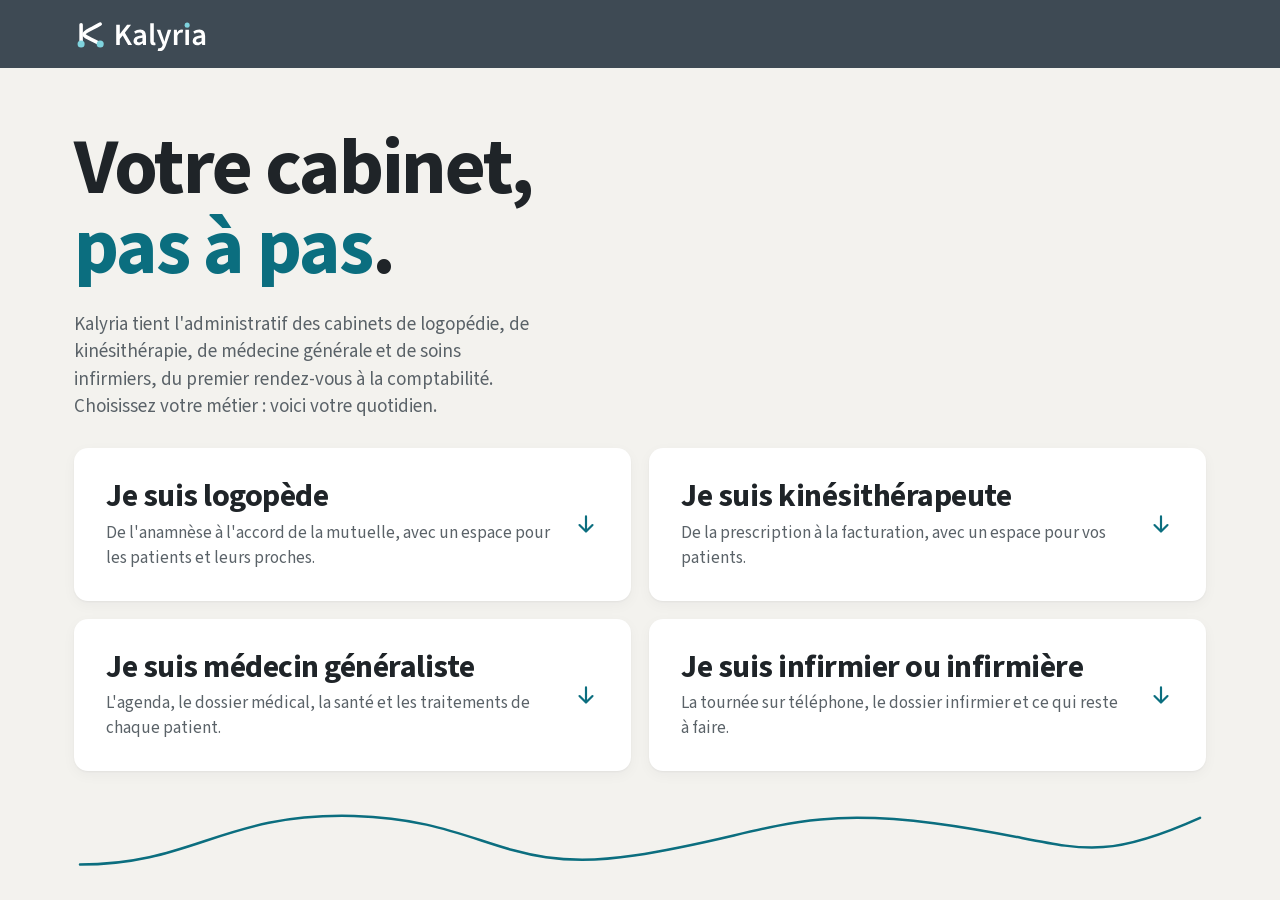
<file: index.html>
<!doctype html>
<html lang="fr">
<head>
<meta charset="utf-8">
<meta name="viewport" content="width=device-width,initial-scale=1">
<title>Kalyria · Logopédie et kinésithérapie, le cabinet en ordre</title>
<meta name="description" content="Kalyria tient l'administratif d'un cabinet de logopédie ou de kinésithérapie en Belgique. Son espace patient suit les rendez-vous et les factures avec les patients, et en logopédie le dossier mutuelle avec leurs proches.">
<link rel="stylesheet" href="site.css?v=37">
<script>// Sans JavaScript, tout reste visible ; sinon le métier vient de ?metier= et rien n'est présélectionné.
document.documentElement.dataset.metier=(m=>["logo","kine","medg","infi"].includes(m)?m:"aucun")(new URLSearchParams(location.search).get("metier"));
// Le choix ne survit pas au rechargement : un lien ?metier= ouvre le parcours une fois, puis l'adresse redevient neutre.
history.scrollRestoration="manual";if(location.search)history.replaceState(null,"",location.pathname+location.hash);</script>
<link rel="icon" type="image/svg+xml" href="images/kalyria-tuile.svg">
</head>
<body>

<svg width="0" height="0" style="position:absolute" aria-hidden="true">
  <symbol id="i-marque" viewBox="0 0 48 48"><path d="M10 11V38" fill="none" stroke="currentColor" stroke-width="5" stroke-linecap="round"/><path d="M37 10C25 17 14 21 14 24.5C14 28 25 31 37 38" fill="none" stroke="currentColor" stroke-width="5" stroke-linecap="round"/><circle cx="10" cy="38" r="5" fill="#7FD3DE"/><circle cx="37" cy="38" r="5" fill="#7FD3DE"/></symbol>
  <symbol id="i-aria" viewBox="0 0 48 48"><path d="M10 11V38" fill="none" stroke="currentColor" stroke-width="5" stroke-linecap="round"/><path d="M37 10C25 17 14 21 14 24.5C14 28 25 31 37 38" fill="none" stroke="currentColor" stroke-width="5" stroke-linecap="round"/><circle cx="10" cy="38" r="5" fill="#7FD3DE"/><circle cx="37" cy="38" r="5" fill="#7FD3DE"/></symbol>
  <symbol id="i-coche" viewBox="0 0 24 24"><circle cx="12" cy="12" r="9" fill="none" stroke="currentColor" stroke-width="2"/><path d="m8.5 12.5 2.5 2.5 4.5-5" fill="none" stroke="currentColor" stroke-width="2" stroke-linecap="round" stroke-linejoin="round"/></symbol>
  <symbol id="i-rond" viewBox="0 0 24 24"><circle cx="12" cy="12" r="9" fill="none" stroke="currentColor" stroke-width="2"/><circle cx="12" cy="12" r="3" fill="currentColor"/></symbol>
  <symbol id="i-horloge" viewBox="0 0 24 24"><circle cx="12" cy="12" r="9" fill="none" stroke="currentColor" stroke-width="2"/><path d="M12 7.5V12l3 2" fill="none" stroke="currentColor" stroke-width="2" stroke-linecap="round" stroke-linejoin="round"/></symbol>
  <symbol id="i-bulle" viewBox="0 0 24 24"><path d="M4 6a2 2 0 0 1 2-2h12a2 2 0 0 1 2 2v9a2 2 0 0 1-2 2H9l-5 4z" fill="none" stroke="currentColor" stroke-width="2" stroke-linejoin="round"/></symbol>
  <symbol id="i-bas" viewBox="0 0 24 24"><path d="M12 5v14m0 0 6-6m-6 6-6-6" fill="none" stroke="currentColor" stroke-width="2" stroke-linecap="round" stroke-linejoin="round"/></symbol>
  <symbol id="i-plus" viewBox="0 0 24 24"><path d="M12 5v14M5 12h14" fill="none" stroke="currentColor" stroke-width="2" stroke-linecap="round"/></symbol>
</svg>

<header class="haut">
  <div class="wrap">
    <a class="marque" href="#accueil"><img src="images/kalyria-logo-fond-sombre.svg" alt="Kalyria" width="136" height="34"></a>
    <nav aria-label="Navigation du site">
      <a href="#parcours">Le parcours</a>
      <a href="#seances" class="pro-ll">Les séances</a>
      <a href="#comptabilite">Comptabilité</a>
      <a href="#site-web" class="pro-ll">Votre site web</a>
      <a href="#aria" class="seul-logo">Espace patient</a><a href="#aria-kine" class="seul-kine">Espace patient</a>
      <a href="#tarifs" class="pro-ll">Tarifs</a>
      <a href="#faq" class="pro-ll">Questions</a>
      <a href="gestion-administrative.html" class="pro-ll">Gestion administrative</a>
      <a class="btn btn-plein" href="#contact">Nous contacter</a>
    </nav>
  </div>
</header>

<main>

<section class="ouverture" id="accueil">
  <div class="wrap">
    <h1>Votre cabinet, <em>pas à pas</em>.</h1>
    <p class="sous">Kalyria tient l'administratif des cabinets de logopédie, de kinésithérapie, de médecine générale et de soins infirmiers, du premier rendez-vous à la comptabilité. Choisissez votre métier : voici votre quotidien.</p>
    <div class="portes" id="choix">
      <a class="porte" href="?metier=logo#parcours" data-metier="logo"><b>Je suis logopède</b><span>De l'anamnèse à l'accord de la mutuelle, avec un espace pour les patients et leurs proches.</span><svg aria-hidden="true"><use href="#i-bas"/></svg></a>
      <a class="porte" href="?metier=kine#parcours" data-metier="kine"><b>Je suis kinésithérapeute</b><span>De la prescription à la facturation, avec un espace pour vos patients.</span><svg aria-hidden="true"><use href="#i-bas"/></svg></a>
      <a class="porte" href="?metier=medg#parcours" data-metier="medg"><b>Je suis médecin généraliste</b><span>L'agenda, le dossier médical, la santé et les traitements de chaque patient.</span><svg aria-hidden="true"><use href="#i-bas"/></svg></a>
      <a class="porte" href="?metier=infi#parcours" data-metier="infi"><b>Je suis infirmier ou infirmière</b><span>La tournée sur téléphone, le dossier infirmier et ce qui reste à faire.</span><svg aria-hidden="true"><use href="#i-bas"/></svg></a>
    </div>
    <p class="mention pro-ll"><a href="#tarifs">Voir les tarifs</a></p>
  </div>
  <div class="wrap ligne-accueil" aria-hidden="true">
    <svg viewBox="0 0 1132 90" preserveAspectRatio="none"><path pathLength="1" d="M6 74C120 74 150 16 280 20S430 86 560 64 720 8 860 28 1010 80 1126 22"/></svg>
  </div>
</section>

<section class="manifeste">
  <div class="wrap"><p id="manifeste">Le soin, c'est votre métier. Les mutuelles, les factures et la comptabilité, c'est le nôtre.</p></div>
</section>

<section class="parcours" id="parcours" tabindex="-1" aria-label="Le parcours d'un patient">
  <div class="wrap">
    <div class="parcours-tete">
      <h2 class="seul-logo">Un dossier de logopédie dans Kalyria, de bout en bout.</h2>
      <p class="exemple seul-logo">Exemple : Emma, 7 ans. Pour un adulte, aphasie ou dysphagie par exemple, Kalyria suit les documents et les règles de sa pathologie.</p>
      <h2 class="seul-kine">Un trajet de kinésithérapie dans Kalyria, de bout en bout.</h2>
      <h2 class="seul-medg">La médecine générale dans Kalyria.</h2>
      <p class="exemple seul-medg">Exemple : Paul, 75 ans, suivi pour son hypertension et son diabète par le Dr Dumont.</p>
      <h2 class="seul-infi">Les soins infirmiers dans Kalyria.</h2>
      <p class="exemple seul-infi">Exemple : la tournée de Julie, infirmière à domicile, et le dossier de ses patients.</p>
      <div class="tva" role="group" aria-label="Choisir le métier">
        <button type="button" data-choix="logo">Logopédie</button>
        <button type="button" data-choix="kine">Kinésithérapie</button>
        <button type="button" data-choix="medg">Médecine générale</button>
        <button type="button" data-choix="infi">Soins infirmiers</button>
      </div>
    </div>
    <div class="etapes seul-logo">
      <p class="libelle">Kalyria, ce que fait le cabinet</p>

      <article class="etape" data-etape="0">
        <span class="num" aria-hidden="true">1</span>
        <div>
          <h2>Le premier rendez-vous</h2>
          <p>Anamnèse, premières démarches, explications au patient ou à ses parents : tout part de là.</p>
          <ul>
            <li><svg><use href="#i-coche"/></svg>Anamnèse guidée, gardée au dossier</li>
            <li><svg><use href="#i-coche"/></svg>La démarche reste accessible dans l'espace patient</li>
          </ul>
          <figure><img src="images/etape-logo-agenda.jpg" alt="Planning de la semaine dans Kalyria, en logopédie" width="560" height="200" loading="lazy"></figure>
          <p class="cote-parent"><svg><use href="#i-bulle"/></svg>Côté parent : la démarche, dans son espace Kalyria.</p>
        </div>
      </article>

      <article class="etape" data-etape="1">
        <span class="num" aria-hidden="true">2</span>
        <div>
          <h2>Le bilan</h2>
          <p>Les épreuves, puis la rédaction, directement dans le dossier.</p>
          <ul>
            <li><svg><use href="#i-coche"/></svg>Épreuves adaptées à l'âge et au trouble</li>
          </ul>
          <figure><img src="images/emma-dossier.jpg" alt="Dossier d'Emma Lambert dans Kalyria" width="1180" height="760" loading="lazy"></figure>
          <p class="cote-parent"><svg><use href="#i-bulle"/></svg>Côté parent : les démarches avancent déjà.</p>
        </div>
      </article>

      <article class="etape" data-etape="2">
        <span class="num" aria-hidden="true">3</span>
        <div>
          <h2>La collecte du dossier</h2>
          <p>En parallèle, le patient ou ses proches réunissent les documents utiles selon la pathologie : prescription, test de QI, audiogramme, examen de déglutition.</p>
          <ul>
            <li><svg><use href="#i-coche"/></svg>Les documents arrivent d'eux-mêmes au dossier</li>
          </ul>
          <p class="cote-parent"><svg><use href="#i-bulle"/></svg>Côté parent : quel document, chez qui, envoyé en photo.</p>
        </div>
      </article>

      <article class="etape" data-etape="3">
        <span class="num" aria-hidden="true">4</span>
        <div>
          <h2>La demande d'accord</h2>
          <p>Tout est réuni : le formulaire se remplit seul, il ne reste qu'à l'envoyer.</p>
          <ul>
            <li><svg><use href="#i-coche"/></svg>Moins de recopie, moins d'oublis</li>
          </ul>
          <p class="cote-parent"><svg><use href="#i-bulle"/></svg>Côté parent : la demande est partie.</p>
        </div>
      </article>

      <article class="etape" data-etape="4">
        <span class="num" aria-hidden="true">5</span>
        <div>
          <h2>L'accord et le traitement</h2>
          <p>L'accord vaut 1 à 2 ans selon la pathologie : la facturation est en ordre, la rééducation suit son cours.</p>
          <ul>
            <li><svg><use href="#i-coche"/></svg>Vous pointez, Kalyria prépare le reste</li>
            <li><svg><use href="#i-coche"/></svg><span>Une note à chaque séance, écrite ou dictée · <a href="#seances">En savoir plus</a></span></li>
          </ul>
          <figure><img src="images/emma-trajet.jpg" alt="Trajet de soins d'Emma Lambert dans Kalyria" width="1180" height="760" loading="lazy"></figure>
          <p class="cote-parent"><svg><use href="#i-bulle"/></svg>Côté parent : les rendez-vous, dans son espace Kalyria.</p>
        </div>
      </article>

      <article class="etape" data-etape="5">
        <span class="num" aria-hidden="true">6</span>
        <div>
          <h2>La facture et l'encaissement</h2>
          <p>En fin de mois, les factures sont prêtes et partent dans l'espace patient. Mutuelle et patient se suivent séparément.</p>
          <ul>
            <li><svg><use href="#i-coche"/></svg>Vous voyez si la facture est ouverte, puis payée</li>
            <li><svg><use href="#i-coche"/></svg>Les impayés ne passent plus inaperçus</li>
          </ul>
          <p class="cote-parent"><svg><use href="#i-bulle"/></svg>Côté parent : la facture, dans son espace Kalyria.</p>
        </div>
      </article>

      <article class="etape" data-etape="6">
        <span class="num" aria-hidden="true">7</span>
        <div>
          <h2>La comptabilité</h2>
          <p>Chaque paiement reçu rejoint vos recettes. Vous savez où vous en êtes et ce qu'il faut mettre de côté, sans attendre la fin de l'année.</p>
          <ul>
            <li><svg><use href="#i-coche"/></svg>Vos recettes et vos frais, trimestre par trimestre</li>
            <li><svg><use href="#i-coche"/></svg><span>Un tableau prêt pour votre comptable · <a href="#comptabilite">En savoir plus</a></span></li>
          </ul>
        </div>
      </article>

    </div>
    <div class="etapes seul-kine">
      <p class="libelle">Kalyria, ce que fait le kiné</p>

      <article class="etape" data-etape="0">
        <span class="num" aria-hidden="true">1</span>
        <div>
          <h2>La prescription</h2>
          <p>Thomas, 52 ans, arrive avec une prescription. Sa carte d'identité passe au lecteur et son trajet s'ouvre.</p>
          <ul>
            <li><svg><use href="#i-coche"/></svg>La prescription reste attachée au trajet</li>
            <li><svg><use href="#i-coche"/></svg>La renouveler se fait en un clic</li>
          </ul>
          <p class="cote-parent"><svg><use href="#i-bulle"/></svg>Dans le dossier : le trajet est ouvert.</p>
        </div>
      </article>

      <article class="etape" data-etape="1">
        <span class="num" aria-hidden="true">2</span>
        <div>
          <h2>Assurabilité et accord</h2>
          <p>Member Data vérifie l'assurabilité du patient, eAgreement gère l'accord, directement depuis le dossier (agrément MyCareNet en cours).</p>
          <ul>
            <li><svg><use href="#i-coche"/></svg>Vous voyez tout de suite ce qui manque</li>
            <li><svg><use href="#i-coche"/></svg>La séance n'attend pas pour autant</li>
          </ul>
          <p class="cote-parent"><svg><use href="#i-bulle"/></svg>Dans le dossier : tout est prêt à envoyer.</p>
        </div>
      </article>

      <article class="etape" data-etape="2">
        <span class="num" aria-hidden="true">3</span>
        <div>
          <h2>Les séances</h2>
          <p>Le bon code vous est proposé à chaque séance, compteurs à jour. Vous savez toujours où en est votre patient.</p>
          <ul>
            <li><svg><use href="#i-coche"/></svg>Vous pointez d'un geste, entre deux patients</li>
            <li><svg><use href="#i-coche"/></svg><span>Une note à chaque séance, écrite ou dictée · <a href="#seances">En savoir plus</a></span></li>
            <li><svg><use href="#i-coche"/></svg>Pathologies courantes comme lourdes</li>
          </ul>
          <figure><img src="images/etape-kine-agenda.jpg" alt="Planning de la semaine dans Kalyria, en kinésithérapie" width="560" height="200" loading="lazy"></figure>
          <p class="cote-parent"><svg><use href="#i-bulle"/></svg>Dans le dossier : le compteur de séances est à jour.</p>
        </div>
      </article>

      <article class="etape" data-etape="3">
        <span class="num" aria-hidden="true">4</span>
        <div>
          <h2>La facturation et l'encaissement</h2>
          <p>Au comptant, l'eAttest part depuis le dossier. En tiers payant, eFact envoie vos séances à la mutuelle (agrément MyCareNet en cours). Tout se suit au même endroit, jusqu'à l'encaissement.</p>
          <ul>
            <li><svg><use href="#i-coche"/></svg>Part mutuelle et part patient bien séparées</li>
            <li><svg><use href="#i-coche"/></svg>Un justificatif pour le patient</li>
            <li><svg><use href="#i-coche"/></svg>Une séance rejetée revient d'elle-même à refacturer</li>
            <li><svg><use href="#i-coche"/></svg>Un rapport clair chaque mois, trajets sans remboursement compris</li>
          </ul>
          <figure><img src="images/etape-kine-attestations.jpg" alt="Attestations de soins à imprimer dans Kalyria, tiers payant et paiement au comptant" width="640" height="228" loading="lazy"></figure>
          <p class="cote-parent"><svg><use href="#i-bulle"/></svg>Dans le dossier : chaque paiement est suivi jusqu'au bout.</p>
        </div>
      </article>

      <article class="etape" data-etape="4">
        <span class="num" aria-hidden="true">5</span>
        <div>
          <h2>La comptabilité</h2>
          <p>Chaque paiement reçu rejoint vos recettes. Vous savez où vous en êtes et ce qu'il faut mettre de côté, sans attendre la fin de l'année.</p>
          <ul>
            <li><svg><use href="#i-coche"/></svg>Vos recettes et vos frais, trimestre par trimestre</li>
            <li><svg><use href="#i-coche"/></svg><span>Un tableau prêt pour votre comptable · <a href="#comptabilite">En savoir plus</a></span></li>
          </ul>
        </div>
      </article>

    </div>

    <div class="etapes seul-medg">
      <p class="libelle">Kalyria, ce que fait le cabinet</p>

      <article class="etape" data-etape="0">
        <span class="num" aria-hidden="true">1</span>
        <div>
          <h2>L'agenda de la semaine</h2>
          <p>Les rendez-vous de chaque médecin, au cabinet ou à domicile, en semaine, jour ou mois.</p>
          <ul>
            <li><svg><use href="#i-coche"/></svg>Un agenda par médecin, ou tous ensemble</li>
            <li><svg><use href="#i-coche"/></svg>Le rendez-vous pointé devient la consultation</li>
          </ul>
          <figure><img src="images/etape-medg-agenda.jpg" alt="Agenda de la semaine en médecine générale dans Kalyria" width="1208" height="700" loading="lazy"></figure>
        </div>
      </article>


      <article class="etape" data-etape="1">
        <span class="num" aria-hidden="true">2</span>
        <div>
          <h2>Le dossier en un coup d’œil</h2>
          <p>À l'ouverture du dossier, l'essentiel est là : dernière consultation, prochain rendez-vous, problèmes de santé, allergies, mesures et traitements.</p>
          <ul>
            <li><svg><use href="#i-coche"/></svg>Résumé du patient dès l'ouverture</li>
            <li><svg><use href="#i-coche"/></svg>Consultations datées, corrections gardées en historique</li>
          </ul>
          <figure><img src="images/etape-medg-dossier.jpg" alt="Résumé du dossier médical d'un patient fictif dans Kalyria" width="1208" height="700" loading="lazy"></figure>
        </div>
      </article>


      <article class="etape" data-etape="2">
        <span class="num" aria-hidden="true">3</span>
        <div>
          <h2>Santé, traitements et vaccins</h2>
          <p>Problèmes de santé et allergies codés, traitements en cours, vaccinations et biométrie, dans le même dossier.</p>
          <ul>
            <li><svg><use href="#i-coche"/></svg>Codes ICPC-2 et ICD-10</li>
            <li><svg><use href="#i-coche"/></svg>Antécédents, corrections et archives, sans rien perdre</li>
          </ul>
          <figure><img src="images/etape-medg-sante.jpg" alt="Éléments de santé d'un patient fictif dans Kalyria" width="1208" height="700" loading="lazy"></figure>
        </div>
      </article>

    </div>
    <div class="etapes seul-infi">
      <p class="libelle">Kalyria, ce que fait le cabinet</p>

      <article class="etape" data-etape="0">
        <span class="num" aria-hidden="true">1</span>
        <div>
          <h2>La tournée sur téléphone</h2>
          <p>Chaque infirmière voit sa tournée du jour, dans l'ordre choisi, avec l'itinéraire jusqu'au patient.</p>
          <ul>
            <li><svg><use href="#i-coche"/></svg>Ordre de passage à la main, itinéraire en un geste</li>
            <li><svg><use href="#i-coche"/></svg>Visite faite ou patient absent, pointé sur place</li>
          </ul>
          <figure class="fig-tel"><img src="images/etape-infi-tournee.jpg" alt="Tournée du jour d'une infirmière sur téléphone dans Kalyria" width="390" height="700" loading="lazy"></figure>
        </div>
      </article>


      <article class="etape" data-etape="1">
        <span class="num" aria-hidden="true">2</span>
        <div>
          <h2>Ce qui reste à faire</h2>
          <p>Kalyria rappelle ce qui attend encore : une visite pointée sans journée de soins, un rappel pour une plaie.</p>
          <ul>
            <li><svg><use href="#i-coche"/></svg>Visites pointées à compléter</li>
            <li><svg><use href="#i-coche"/></svg>Rappels du suivi des plaies</li>
          </ul>
          <figure><img src="images/etape-infi-afaire.jpg" alt="Liste des choses à faire en soins infirmiers dans Kalyria" width="1142" height="301" loading="lazy"></figure>
        </div>
      </article>


      <article class="etape" data-etape="2">
        <span class="num" aria-hidden="true">3</span>
        <div>
          <h2>Le dossier infirmier</h2>
          <p>Échelle de Katz, planification des soins, plaies et paramètres de suivi : le contenu à tenir avant de facturer.</p>
          <ul>
            <li><svg><use href="#i-coche"/></svg>Échelle de Katz relue et validée par l'infirmier</li>
            <li><svg><use href="#i-coche"/></svg>Suivi des plaies, photos comprises</li>
          </ul>
          <figure><img src="images/etape-infi-dossier.jpg" alt="Dossier infirmier d'une patiente fictive dans Kalyria, avec l'échelle de Katz" width="1208" height="700" loading="lazy"></figure>
        </div>
      </article>

    </div>
    <aside class="telephone seul-logo appareil" data-pour="logo" aria-label="Ce que voit le parent dans son espace Kalyria">
      <p class="libelle">Kalyria, ce que voit le parent</p>
      <div class="cadre">
        <div class="ecran-haut"><svg><use href="#i-aria"/></svg><div><b>Kalyria</b><small>Espace patient</small></div></div>
        <div class="ecran">
          <h3>Bonjour Sophie</h3>
          <p class="bonjour">Voici où en sont les démarches d'Emma.</p>
          <div class="jauge"><div class="n"><b>Emma Lambert</b><span class="jauge-texte"></span></div><div class="barre"><i class="jauge-barre"></i></div></div>
          <p class="titre-liste"></p>
          <div class="pieces"></div>
        </div>
      </div>
    </aside>

    <aside class="telephone seul-kine appareil" data-pour="kine" aria-label="Dossier de démonstration dans Kalyria">
      <p class="libelle">Kalyria, le dossier du patient</p>
      <div class="cadre fiche">
        <div class="ecran-haut"><svg><use href="#i-marque"/></svg><div><b>Kalyria</b><small>Kinésithérapie</small></div></div>
        <div class="ecran">
          <h3>Thomas Claes</h3>
          <p class="bonjour">Pathologie courante · au cabinet</p>
          <div class="jauge"><div class="n"><b>Séances</b><span class="jauge-texte"></span></div><div class="barre"><i class="jauge-barre"></i></div></div>
          <p class="titre-liste"></p>
          <div class="pieces"></div>
        </div>
      </div>
    </aside>
  </div>
</section>

<section class="seances pro-ll" id="seances">
  <div class="wrap">
    <div>
      <h2>Chaque séance, notée en un instant.</h2>
      <p class="sous">À la fin de la séance, votre note est prête. Et vous savez toujours avec quoi vous avez travaillé.</p>
      <dl>
        <div><dt>Une note par séance</dt><dd>Ce que vous avez travaillé, ce que vous avez observé, ce qui est prévu ensuite.</dd></div>
        <div><dt>Dictez, c'est écrit</dt><dd>Parlez à la fin de la séance : votre voix devient le compte-rendu écrit.</dd></div>
        <div><dt>La liste de votre matériel</dt><dd>Jeux, livres, outils : tout ce que vous avez au cabinet, au même endroit.</dd></div>
        <div><dt>Le suivi par patient</dt><dd>Cochez ce que vous avez utilisé. La fois suivante, vous voyez ce qui a déjà servi et vous préparez la séance plus vite.</dd></div>
      </dl>
    </div>
    <div>
      <figure class="note-ecran seul-logo" aria-label="Exemple de note de séance dans Kalyria">
        <figcaption><b>Note de séance</b><span>Emma Lambert · jeudi 16 h 30</span></figcaption>
        <div class="note-texte"><p>Emma produit le /ch/ en début de mot. Bonne attention pendant toute la séance. On continue avec les mots plus longs.</p><span class="dicter"><svg viewBox="0 0 24 24" aria-hidden="true"><rect x="9" y="3" width="6" height="12" rx="3"/><path d="M5 11a7 7 0 0 0 14 0M12 18v3"/></svg>Dicter</span></div>
        <div class="note-materiel"><b>Matériel utilisé</b><label class="pris"><span class="case" aria-hidden="true"></span>Loto des sons<small>4 fois · 22/10</small></label><label class="pris"><span class="case" aria-hidden="true"></span>Imagier des verbes<small>1re fois</small></label><label class=""><span class="case" aria-hidden="true"></span>Jeu de l'oie des syllabes<small>2 fois · 08/10</small></label></div>
      </figure>
      <figure class="note-ecran seul-kine" aria-label="Exemple de note de séance dans Kalyria">
        <figcaption><b>Note de séance</b><span>Thomas Claes · jeudi 16 h 30</span></figcaption>
        <div class="note-texte"><p>Bonne stabilité sur l'appui droit. Douleur en baisse. On augmente la charge à la prochaine séance.</p><span class="dicter"><svg viewBox="0 0 24 24" aria-hidden="true"><rect x="9" y="3" width="6" height="12" rx="3"/><path d="M5 11a7 7 0 0 0 14 0M12 18v3"/></svg>Dicter</span></div>
        <div class="note-materiel"><b>Matériel utilisé</b><label class="pris"><span class="case" aria-hidden="true"></span>Plateau d'équilibre<small>4 fois · 22/10</small></label><label class="pris"><span class="case" aria-hidden="true"></span>Bandes élastiques<small>1re fois</small></label><label class=""><span class="case" aria-hidden="true"></span>Ballon de rééducation<small>2 fois · 08/10</small></label></div>
      </figure>
    </div>
  </div>
</section>

<section class="minerva" id="comptabilite">
  <div class="wrap">
    <h2>La comptabilité, dans le même outil.</h2>
    <p class="sous">Vos recettes s'ajoutent toutes seules, vos frais se rangent au même endroit. D'un coup d'œil, vous voyez ce qui vous reste vraiment.</p>
    <div class="ecran-compta"><figure class="sans-rail" id="ecran-compta"><img src="images/compta-bilan.jpg" alt="Comptabilité dans Kalyria : tableau de l'année par trimestre, recettes, frais, cotisations et impôt" width="1440" height="1000" loading="lazy"></figure></div>
    <dl>
      <div><dt>Vos recettes</dt><dd>Chaque paiement reçu, trimestre par trimestre.</dd></div>
      <div><dt>Vos frais</dt><dd>Vos dépenses du cabinet, classées, relevés bancaires compris.</dd></div>
      <div><dt>Ce qu'il faut mettre de côté</dt><dd>Une estimation de vos cotisations et de votre impôt, pour éviter les mauvaises surprises.</dd></div>
      <div><dt>Un tableau pour votre comptable</dt><dd>Votre année résumée, prête à lui transmettre.</dd></div>
    </dl>
  </div>
</section>

<section class="minerva site-inclus pro-ll" id="site-web">
  <div class="wrap">
      <h2>Votre site web et vos rendez-vous en ligne.</h2>
      <p class="sous">Remplissez quelques champs, ajoutez votre photo : votre page se crée toute seule. Inclus dans votre abonnement.</p>
    <figure class="site-figure">
      <div class="ex-logo site-duo">
        <img class="site-fen" src="images/site-fenetre-logo.jpg" alt="Exemple de site de logopède créé avec Kalyria, avec le bouton Prendre rendez-vous" width="1760" height="1280" loading="lazy">
        <div class="cadre site-tel"><img src="images/site-creneaux-logo.jpg" alt="Sur téléphone, la prise de rendez-vous avec les heures libres de chaque jour" width="780" height="1640" loading="lazy"></div>
      </div>
      <div class="ex-kine site-duo">
        <img class="site-fen" src="images/site-fenetre-kine.jpg" alt="Exemple de site de kinésithérapeute créé avec Kalyria, avec le bouton Prendre rendez-vous" width="1760" height="1280" loading="lazy">
        <div class="cadre site-tel"><img src="images/site-creneaux-kine.jpg" alt="Sur téléphone, la prise de rendez-vous avec les heures libres de chaque jour" width="780" height="1640" loading="lazy"></div>
      </div>
    </figure>
      <dl>
        <div><dt>Votre page, à votre nom</dt><dd>Votre présentation, vos spécialités, vos consultations et vos coordonnées, sur ordinateur et sur téléphone. Vos patients y retrouvent aussi le chemin de leur espace patient.</dd></div>
        <div><dt>Rien à construire</dt><dd>Ni graphiste ni hébergement à gérer. Vous changez une information, votre page suit.</dd></div>
        <div><dt>Des rendez-vous demandés en ligne</dt><dd>Vos patients choisissent un moment libre. Vos rendez-vous, vos pauses, vos congés et les jours fériés sont déjà retirés.</dd></div>
        <div><dt>Vous gardez la main</dt><dd>Vous choisissez vos plages, et chaque demande attend votre confirmation.</dd></div>
      </dl>
  </div>
</section>

<section class="mcn seul-kine" id="mycarenet-kine">
  <div class="wrap">
    <div>
      <h2>Tout MyCareNet, dans le dossier.</h2>
      <p class="sous">Plus besoin de passer d'un site à l'autre : chaque échange avec la mutuelle partira de Kalyria. Ces services sont intégrés et en cours d’agrément par MyCareNet ; ils s’activent pour votre cabinet dès l’agrément obtenu.</p>
    </div>
    <ul class="services">
      <li><b>Member Data</b><span class="suite">En cours d’agrément</span></li>
      <li><b>eAgreement</b><span class="suite">En cours d’agrément</span></li>
      <li><b>eAttest</b><span class="suite">En cours d’agrément</span></li>
      <li><b>eFact</b><span class="suite">En cours d’agrément</span></li>
    </ul>
  </div>
</section>

<section class="mcn seul-logo" id="mycarenet-logo">
  <div class="wrap">
    <div>
      <h2>Prêt pour la digitalisation de la logopédie.</h2>
      <p class="sous">Member Data et eAgreement sont intégrés et en cours d’agrément par MyCareNet. eAttest et eFact seront activés dès que MyCareNet les ouvrira à la logopédie.</p>
    </div>
    <ul class="services">
      <li><b>Member Data</b><span class="suite">En cours d’agrément</span></li>
      <li><b>eAgreement</b><span class="suite">En cours d’agrément</span></li>
      <li><b>eAttest</b><span class="suite">Dès son ouverture</span></li>
      <li><b>eFact</b><span class="suite">Dès son ouverture</span></li>
    </ul>
  </div>
</section>

<section class="cabinet pro-ll" id="cabinet">
  <div class="wrap">
    <h2>Et tout le reste du cabinet.</h2>
    <dl>
      <div><dt>L'agenda</dt><dd>Toute l'équipe, en un coup d'œil.</dd></div>
      <div><dt>L'équipe</dt><dd>Chacun voit ce qui le concerne.</dd></div>
      <div><dt>Le suivi</dt><dd>Ce qui est à faire aujourd'hui, en premier.</dd></div>
      <div><dt>Deux métiers, un toit</dt><dd>Logopédie et kiné dans le même dossier patient.</dd></div>
      <div><dt>L'agenda sur votre téléphone</dt><dd>iPhone, Android ou Outlook : vos rendez-vous s'y mettent à jour tout seuls.</dd></div>
    </dl>
    <figure class="ecran-cabinet seul-logo"><img src="images/etape-logo-seances.jpg" alt="Tableau de bord de Kalyria : les séances du jour à préparer, avec le journal et le dossier de chaque patient" width="1300" height="400" loading="lazy"></figure>
  </div>
</section>

<section class="cabinet changer pro-ll" id="changer">
  <div class="wrap">
    <h2>Changer de logiciel, sans rien perdre.</h2>
    <dl>
      <div><dt>Vos patients repris, gratuitement</dt><dd>Depuis n'importe quel logiciel : exportez votre liste en Excel ou en CSV, Kalyria reconnaît les colonnes. Rien à réencoder.</dd></div>
      <div><dt>Rien à payer au départ</dt><dd>Vous ne payez rien tant que l'envoi électronique aux mutuelles n'est pas actif pour votre cabinet.</dd></div>
      <div><dt>Vos données sont à vous</dt><dd>Toutes vos données et vos documents s'exportent en un clic, gratuitement, à tout moment.</dd></div>
      <div><dt>Sans engagement</dt><dd>Aucun frais d'installation. L'abonnement se résilie chaque mois.</dd></div>
    </dl>
    <div class="support">
      <p><b>Quelqu'un vous répond.</b> Une question, un blocage ? Écrivez-nous : une personne de l'équipe vous répond dans la journée, du lundi au vendredi.</p>
      <div class="support-liens"><a class="btn" id="lien-whatsapp" hidden href="#" rel="noopener">WhatsApp</a><a class="btn" href="mailto:info@kalyria.be">info@kalyria.be</a></div>
    </div>
  </div>
</section>

<section class="easypay pro-ll" id="easypay">
  <div class="wrap">
    <div class="encart">
      <div>
        <h2>Easy Pay Facturation s'en occupe pour vous.</h2>
        <p>Mutuelles, accords, factures aux patients, suivi des paiements et des refus : nous gérons tout l'administratif de votre cabinet. Vous lisez la carte d'identité, scannez la prescription et soignez.</p>
      </div>
      <div class="cote">
        <ul>
          <li><b>5 %</b> des honoraires facturés, TVA comprise</li>
          <li><b>Kalyria offert</b> pendant toute la durée du service</li>
          <li><b>Jusqu'à 0 %</b> grâce au parrainage de confrères</li>
        </ul>
        <a class="btn btn-plein" href="gestion-administrative.html">Découvrir Easy Pay Facturation</a>
      </div>
    </div>
  </div>
</section>

<section class="aria seul-logo" id="aria">
  <div class="wrap">
    <div class="aria-tete">
      <h2>Un espace pour le patient et sa famille.</h2>
      <p class="sous">Dossier, rendez-vous et factures : le cabinet et la famille suivent tout, chacun sur son écran. L'espace patient s'ajoute à Kalyria en option, ou fonctionne avec votre logiciel actuel.</p>
    </div>
  </div>
  <div class="aria-pin" id="aria-pin"><div class="wrap aria-scene">
    <div class="moments" role="group" aria-label="Les moments du dossier">
        <button type="button" data-moment="0" aria-pressed="true">Le dossier s'ouvre</button>
        <button type="button" data-moment="1" aria-pressed="false">Les documents arrivent</button>
        <button type="button" data-moment="2" aria-pressed="false">Le bilan est remis</button>
        <button type="button" data-moment="3" aria-pressed="false">Le dossier est complet</button>
        <button type="button" data-moment="4" aria-pressed="false">Les rendez-vous suivent</button>
        <button type="button" data-moment="5" aria-pressed="false">Les factures arrivent</button>
    </div>
    <p class="moment-texte" id="moment-texte" aria-live="polite">Le cabinet crée le dossier d'Emma. Sophie voit aussitôt les documents à réunir, et chez qui les demander.</p>
    <div class="duo-aria">
      <figure class="cote-cabinet">
        <figcaption>Côté cabinet</figcaption>
        <div class="empile" data-empile><img src="images/aria-cabinet-1.jpg" alt="Dossier d'Emma Lambert dans Kalyria, côté cabinet : le dossier s'ouvre" width="788" height="600" class="visible"><img src="images/aria-cabinet-2.jpg" alt="Dossier d'Emma Lambert dans Kalyria, côté cabinet : les documents arrivent" width="788" height="600" loading="lazy"><img src="images/aria-cabinet-3.jpg" alt="Dossier d'Emma Lambert dans Kalyria, côté cabinet : le bilan est remis" width="788" height="600" loading="lazy"><img src="images/aria-cabinet-4.jpg" alt="Dossier d'Emma Lambert dans Kalyria, côté cabinet : le dossier est complet" width="788" height="600" loading="lazy"><img src="images/minerva-agenda.jpg" alt="Agenda de Kalyria : les rendez-vous de la semaine" width="1048" height="798" loading="lazy"><img class="entier" src="images/aria-cabinet-6.jpg" alt="Suivi des factures dans Kalyria, côté cabinet : à payer, payée, vue ou non" width="788" height="600" loading="lazy"></div>
      </figure>
      <figure class="cote-tel">
        <figcaption>Côté parent</figcaption>
        <div class="cadre photo"><div class="empile" data-empile><img src="images/aria-parent-1.jpg" alt="Espace patient de Kalyria sur téléphone : le dossier s'ouvre" width="375" height="770" class="visible"><img src="images/aria-parent-2.jpg" alt="Espace patient de Kalyria sur téléphone : les documents arrivent" width="375" height="770" loading="lazy"><img src="images/aria-parent-3.jpg" alt="Espace patient de Kalyria sur téléphone : le bilan est remis" width="375" height="770" loading="lazy"><img src="images/aria-parent-4.jpg" alt="Espace patient de Kalyria sur téléphone : le dossier est complet" width="375" height="770" loading="lazy"><img src="images/aria-parent-5.jpg" alt="Espace patient de Kalyria : les prochains rendez-vous d'Emma" width="375" height="770" loading="lazy"><img src="images/aria-parent-6.jpg" alt="Espace patient de Kalyria sur téléphone : paiement de la facture" width="375" height="770" loading="lazy"></div></div>
      </figure>
    </div>
  </div>
  </div>
</section>

<section class="aria seul-kine" id="aria-kine">
  <div class="wrap">
    <div class="aria-tete">
      <h2>Un espace pour vos patients.</h2>
      <p class="sous">Bilan, rapport au médecin, rendez-vous et factures : le cabinet et le patient suivent tout, chacun sur son écran. L'espace patient s'ajoute à Kalyria en option, ou fonctionne avec votre logiciel actuel.</p>
    </div>
  </div>
  <div class="aria-pin" id="aria-pin-kine"><div class="wrap aria-scene">
    <div class="moments" role="group" aria-label="Les moments du trajet">
        <button type="button" data-moment="0" aria-pressed="true">Le trajet s'ouvre</button>
        <button type="button" data-moment="1" aria-pressed="false">Le bilan est remis</button>
        <button type="button" data-moment="2" aria-pressed="false">Le rapport au médecin</button>
        <button type="button" data-moment="3" aria-pressed="false">Les rendez-vous suivent</button>
        <button type="button" data-moment="4" aria-pressed="false">Les factures arrivent</button>
    </div>
    <p class="moment-texte" id="moment-texte-kine" aria-live="polite">Le trajet de Thomas s’ouvre : prescription, assurabilité et accord de la mutualité. Il voit ses premières séances et ce qui est déjà en ordre.</p>
    <div class="duo-aria">
      <figure class="cote-cabinet">
        <figcaption>Côté cabinet</figcaption>
        <div class="empile" data-empile><img src="images/aria-kine-cabinet-1.jpg" alt="Trajet de Thomas Claes dans Kalyria, côté cabinet : prescription, assurabilité et trajet enregistrés" width="788" height="600" class="visible"><img src="images/aria-kine-cabinet-2.jpg" alt="Trajet de Thomas Claes dans Kalyria, côté cabinet : le bilan kinésithérapeutique est remis" width="788" height="600" loading="lazy"><img src="images/aria-kine-cabinet-3.jpg" alt="Trajet de Thomas Claes dans Kalyria, côté cabinet : le rapport pour le médecin est envoyé" width="788" height="600" loading="lazy"><img src="images/minerva-agenda.jpg" alt="Agenda de Kalyria : les rendez-vous de la semaine" width="1048" height="798" loading="lazy"><img src="images/aria-kine-cabinet-5.jpg" alt="Suivi des factures de Thomas Claes dans Kalyria, côté cabinet : à payer, payée, vue ou non" class="entier" width="788" height="600" loading="lazy"></div>
      </figure>
      <figure class="cote-tel">
        <figcaption>Côté patient</figcaption>
        <div class="cadre photo"><div class="empile" data-empile><img src="images/aria-kine-patient-1.jpg" alt="Espace patient de Kalyria sur téléphone : le trajet de Thomas est enregistré" width="375" height="770" class="visible"><img src="images/aria-kine-patient-2.jpg" alt="Espace patient de Kalyria sur téléphone : le bilan kinésithérapeutique est disponible" width="375" height="770" loading="lazy"><img src="images/aria-kine-patient-3.jpg" alt="Espace patient de Kalyria sur téléphone : le rapport pour le médecin est disponible" width="375" height="770" loading="lazy"><img src="images/aria-kine-patient-4.jpg" alt="Espace patient de Kalyria : les prochaines séances de Thomas et leurs comptes rendus" width="375" height="770" loading="lazy"><img src="images/aria-kine-patient-5.jpg" alt="Espace patient de Kalyria sur téléphone : les factures de Thomas, à payer ou payées" width="375" height="770" loading="lazy"></div></div>
      </figure>
    </div>
  </div>
  </div>
</section>

<section class="tarifs pro-ll" id="tarifs">
  <div class="wrap">
    <div class="tete">
      <div>
        <h2>Des prix simples.</h2>
        <p>Tous nos prix sont TTC : pour une profession médicale, la TVA n'est pas récupérable. Sans engagement, résiliable chaque mois.</p>
      </div>
    </div>

    <h3 class="gamme-titre">Kalyria</h3>
    <div class="gamme">
      <article class="offre phare">
        <span class="qui">Logopédie ou kinésithérapie</span>
        <h3>Par thérapeute</h3>
        <div class="prix"><b>39,99 € TTC</b><span>/ mois</span></div>
        <p>Toutes les fonctions. Accès secrétariat, module comptabilité, site web et rendez-vous en ligne inclus.<span class="seul-kine"> Member Data, eAgreement, eAttest et eFact inclus dès l’agrément MyCareNet, en cours.</span><span class="seul-logo"> Member Data et eAgreement inclus dès l’agrément MyCareNet, en cours ; le reste dès son ouverture à la logopédie.</span> Espace patient en option, +5 € TTC par mois.</p>
        <a class="btn" href="#contact">Nous contacter</a>
      </article>
      <article class="offre phare">
        <span class="qui">Pour bien commencer</span>
        <h3>Offre de lancement</h3>
        <div class="prix"><b>0 €</b><span>pour démarrer</span></div>
        <p>Vous ne payez rien tant que l'envoi électronique aux mutuelles (eAttest, eFact) n'est pas actif pour votre cabinet. La reprise de vos patients est offerte.</p>
        <a class="btn" href="#contact">Nous contacter</a>
      </article>
      <article class="offre phare">
        <span class="qui">Avec la gestion administrative</span>
        <h3>Kalyria offert</h3>
        <div class="prix"><b>0 €</b><span>/ mois</span></div>
        <p>Vous confiez votre facturation à Easy Pay Facturation : mutuelles, accords, paiements et suivi. Kalyria vous est offert pendant toute la durée du service.</p>
        <a class="btn" href="gestion-administrative.html">Découvrir le service</a>
      </article>
    </div>

    <h3 class="gamme-titre">Réductions</h3>
    <p class="gamme-intro">Par thérapeute et par mois. Elles ne se cumulent pas : <b>la plus avantageuse s'applique.</b></p>
    <div class="gamme quatre">
      <article class="offre"><span class="qui">3 thérapeutes et plus</span><h3>Cabinet</h3><div class="prix"><b>29,99 € TTC</b><span>/ mois</span></div><p>Pour chaque thérapeute d'un cabinet ou d'un centre qui en compte au moins trois.</p></article>
      <article class="offre"><span class="qui">Moins de 500 séances par an</span><h3>Temps partiel</h3><div class="prix"><b>24,99 € TTC</b><span>/ mois</span></div><p>Pour le thérapeute qui exerce à temps partiel, avec toutes les fonctions.</p></article>
      <article class="offre"><span class="qui">Diplômé dans l'année</span><h3>Jeune diplômé</h3><div class="prix"><b>19,99 € TTC</b><span>/ mois</span></div><p>Moitié prix pendant 12 mois pour bien démarrer, puis 39,99 € TTC.</p></article>
      <article class="offre"><span class="qui">50 premiers cabinets</span><h3>Fondateurs</h3><div class="prix"><b>19,99 € TTC</b><span>/ mois</span></div><p>Moitié prix pendant 2 ans pour les premiers cabinets qui nous font confiance.</p></article>
    </div>

    <h3 class="gamme-titre">Espace patient</h3>
    <p class="gamme-intro">Vous travaillez déjà avec un autre logiciel ? <b>Gardez-le.</b> L'espace patient s'utilise aussi seul, sans abonnement à Kalyria.</p>
    <div class="gamme">
      <article class="offre phare"><span class="qui">Vous utilisez Kalyria</span><h3>En option</h3><div class="prix"><b>+5 € TTC</b><span>/ mois</span></div><p>Ajouté à votre abonnement Kalyria : dossiers, rendez-vous et factures arrivent d'eux-mêmes chez le patient.</p></article>
      <article class="offre phare"><span class="qui">Vous gardez votre logiciel</span><h3>Pour commencer</h3><div class="prix"><b>0 €</b></div><p>Jusqu'à 3 dossiers actifs, avec l'espace patient complet. Sans Kalyria, sans engagement.</p></article>
      <article class="offre phare"><span class="qui">Vous gardez votre logiciel</span><h3>Espace patient seul</h3><div class="prix"><b>9,99 € TTC</b><span>/ mois</span></div><p>Sans Kalyria : vous restez sur votre logiciel actuel et vos patients profitent de l'espace patient. Dossiers illimités, rappels SMS, import de vos patients, rendez-vous et factures.</p></article>
    </div>

    <div class="sms">
      <span>Crédits SMS, sans expiration</span>
      <span><b>16,99 € TTC</b> · 100 SMS</span>
      <span><b>39,99 € TTC</b> · 250 SMS</span>
      <span><b>74,99 € TTC</b> · 500 SMS</span>
      <span><b>139,99 € TTC</b> · 1 000 SMS</span>
    </div>
  </div>
</section>

<section class="faq pro-ll" id="faq">
  <div class="wrap">
    <h2>Avant de commencer.</h2>
    <div>
      <details>
        <summary>Qu'est-ce que l'espace patient ?<svg><use href="#i-plus"/></svg></summary>
        <div class="r"><p>Kalyria est le logiciel du cabinet : agenda, séances, facturation et comptabilité.</p><p>L'espace patient est la partie de Kalyria réservée au patient et à sa famille, en option à 5 € par mois. Tout y est résumé : les rendez-vous à venir, les démarches administratives à faire (en logopédie, le dossier mutuelle), et les factures, avec ce qui a été payé et ce qui reste à payer.</p></div>
      </details>
      <details>
        <summary>Puis-je proposer l'espace patient en gardant mon logiciel actuel ?<svg><use href="#i-plus"/></svg></summary>
        <div class="r"><p>Oui. L'espace patient s'utilise avec Kalyria ou seul : vous gardez votre logiciel actuel et vos patients suivent leur dossier dans leur espace Kalyria.</p><p>Seul, l'espace patient est simplement moins intégré : ce qui se trouve dans votre logiciel ne passe pas tout seul. Si votre logiciel sait exporter en Excel ou CSV, vous déposez vos patients, vos rendez-vous et vos factures dans l'espace patient : il les range et prévient les familles. Il n'y a rien à réencoder, seulement ce fichier à déposer de temps en temps.</p></div>
      </details>
      <details>
        <summary>Mon site web est-il inclus ?<svg><use href="#i-plus"/></svg></summary>
        <div class="r"><p>Oui. Chaque thérapeute abonné a sa page, sans supplément. Vous remplissez vos informations dans Kalyria, ajoutez votre photo, et la page se crée toute seule. Toutes les pages suivent la même présentation, et un petit lien vers Kalyria figure en bas.</p></div>
      </details>
      <details>
        <summary>Comment fonctionne la prise de rendez-vous en ligne ?<svg><use href="#i-plus"/></svg></summary>
        <div class="r"><p>Vous l'activez si vous le souhaitez et vous choisissez vos plages. Le patient choisit un moment libre sur votre site et confirme sa demande avec un code reçu par e-mail. Il n'indique aucun motif médical. La demande attend ensuite votre confirmation.</p></div>
      </details>
      <details>
        <summary>Kalyria est-elle reliée à MyCareNet ?<svg><use href="#i-plus"/></svg></summary>
        <div class="r"><p>Kalyria intègre MyCareNet et est en cours d’agrément. En kinésithérapie, Member Data, eAgreement, eAttest et eFact s’activent dès l’agrément obtenu. En logopédie, Member Data et eAgreement aussi ; eAttest et eFact suivront dès que MyCareNet les ouvrira à la profession. D’ici là, vous ne payez pas l’abonnement.</p></div>
      </details>
      <details class="seul-kine">
        <summary>L'espace patient existe-t-il pour les kinés ?<svg><use href="#i-plus"/></svg></summary>
        <div class="r"><p>Oui, en option à 5 € par mois. Vos patients voient leurs séances, reçoivent un rappel avant chacune, retrouvent leurs factures et les règlent par virement. Vous voyez ce qui est payé.</p></div>
      </details>
      <details>
        <summary>Un centre peut-il réunir logopèdes et kinés ?<svg><use href="#i-plus"/></svg></summary>
        <div class="r"><p>Oui. Un patient commun a un seul dossier, et chaque métier garde ses règles et ses notes cliniques.</p></div>
      </details>
      <details>
        <summary>Que se passe-t-il si un patient n'a pas encore d'accord ?<svg><use href="#i-plus"/></svg></summary>
        <div class="r"><p>Vous travaillez normalement. La séance attend simplement d'être complétée, et vous la régularisez quand le dossier est prêt.</p></div>
      </details>
      <details>
        <summary>Comment le code INAMI est-il choisi ?<svg><use href="#i-plus"/></svg></summary>
        <div class="r"><p>Kalyria le propose d'après le dossier et la séance, en suivant les règles officielles de votre métier. Quand une règle n'est pas claire ou pas implémentée, Kalyria le dit et vous laisse la main plutôt que de deviner.</p></div>
      </details>
      <details>
        <summary>Comment fonctionne le tiers payant ?<svg><use href="#i-plus"/></svg></summary>
        <div class="r"><p>La part de la mutuelle et celle du patient sont préparées séparément, et chacune se suit jusqu'au paiement.</p></div>
      </details>
      <details>
        <summary>Les patients voient-ils leurs rendez-vous ?<svg><use href="#i-plus"/></svg></summary>
        <div class="r"><p>Oui, quand l'espace patient est relié à l'agenda de Kalyria. Ils voient leurs prochains rendez-vous, sont prévenus d'un changement et reçoivent un rappel avant la séance.</p></div>
      </details>
      <details>
        <summary>Les factures arrivent-elles dans l'espace patient ?<svg><use href="#i-plus"/></svg></summary>
        <div class="r"><p>Oui. Vous l'envoyez depuis Kalyria et son destinataire la retrouve dans son espace : lui seul la voit, même si deux parents suivent le dossier. Il règle depuis son application bancaire, en scannant un code ou en copiant le compte, le montant et la communication. Le même code figure sur la facture, imprimée ou reçue par e-mail. Vous voyez si elle a été ouverte, puis payée.</p></div>
      </details>
      <details>
        <summary>Les patients doivent-ils installer une application ?<svg><use href="#i-plus"/></svg></summary>
        <div class="r"><p>Non. Ils reçoivent une invitation par e-mail et tout se passe dans le navigateur de leur téléphone.</p></div>
      </details>
      <details>
        <summary>Où sont hébergées les données ?<svg><use href="#i-plus"/></svg></summary>
        <div class="r"><p>En Belgique ou dans l'Union européenne, dans le respect du RGPD.</p></div>
      </details>
      <details>
        <summary>Puis-je reprendre mes patients depuis mon logiciel actuel ?<svg><use href="#i-plus"/></svg></summary>
        <div class="r"><p>Oui, gratuitement et depuis n'importe quel logiciel. Exportez votre liste de patients en Excel ou en CSV : Kalyria reconnaît les colonnes (nom, prénom, date de naissance, NISS, téléphone…), vous montre un aperçu et repère les doublons avant d'importer.</p><p class="seul-logo">Les prises en charge en cours se reprennent ensuite avec ce qui a déjà été consommé.</p></div>
      </details>
      <details>
        <summary>Kalyria remplace-t-elle mon comptable ?<svg><use href="#i-plus"/></svg></summary>
        <div class="r"><p>Non, elle lui facilite la vie. La comptabilité de Kalyria vous donne une estimation et un tableau de l'année ; les montants réels restent établis avec votre comptable, votre caisse et le SPF Finances.</p></div>
      </details>
      <details>
        <summary>Y a-t-il un engagement ou des frais d'installation ?<svg><use href="#i-plus"/></svg></summary>
        <div class="r"><p>Aucun. L'abonnement se résilie chaque mois. Toutes vos données et tous vos documents s'exportent en un clic, gratuitement et à tout moment.</p></div>
      </details>
    </div>
  </div>
</section>

<section class="contact" id="contact">
  <div class="wrap">
    <h2>Parlons de votre cabinet.</h2>
    <p>Dites-nous ce qui vous prend le plus de temps aujourd'hui. Nous vous montrons ce que Kalyria peut changer.</p>
    <!-- shortcut: le formulaire prépare un e-mail dans la messagerie du visiteur ; à relier à un service d'envoi si le site a un serveur -->
    <form class="formulaire" id="form-contact">
      <label>Votre nom<input name="nom" required maxlength="100" autocomplete="name"></label>
      <label>Votre e-mail<input name="email" type="email" required maxlength="150" autocomplete="email"></label>
      <label>Votre métier
        <select name="metier" required>
          <option value="">Choisir…</option>
          <option value="Logopède">Logopède</option>
          <option value="Kinésithérapeute">Kinésithérapeute</option>
          <option value="Médecin généraliste">Médecin généraliste</option>
          <option value="Infirmier ou infirmière">Infirmier ou infirmière</option>
          <option value="Centre">Centre</option>
          <option value="Autre">Autre</option>
        </select>
      </label>
      <label>Votre cabinet<input name="cabinet" maxlength="120" autocomplete="organization"></label>
      <label class="large">Votre message<textarea name="message" rows="5" required maxlength="2000"></textarea></label>
      <div class="large envoi">
        <button class="btn btn-plein" type="submit">Envoyer le message</button>
        <span>Ou écrivez-nous à <a href="mailto:info@kalyria.be">info@kalyria.be</a></span>
      </div>
    </form>
  </div>
</section>

</main>

<footer>
  <div class="wrap">
    <span>Kalyria — un espace pour organiser les soins.</span>
    <span><span class="seul-logo">Emma, Sophie et Claire Delvaux sont des personnages fictifs.</span><span class="seul-kine">Thomas et Antoine Renard sont des personnages fictifs.</span><span class="seul-medg">Paul Dubois et le Dr Marc Dumont sont des personnages fictifs.</span><span class="seul-infi">Germaine Leroy, Robert Claes et Julie Lemaire sont des personnages fictifs.</span> Police Source Sans 3, <a href="fonts/OFL-SourceSans3.md">licence OFL</a>.</span>
  </div>
</footer>

<script>
// L'écran collé à droite suit l'étape visible, pour le métier choisi. Données fictives de démonstration.
const ETATS={
  logo:{total:9,etats:[
    {fait:0,titre:'À faire maintenant',pieces:[
      {c:'faire',t:'Prescription de bilan',s:'Chez votre médecin, datée avant le bilan',go:'Envoyer en photo'},
      {c:'faire',t:'Test de QI',s:'Chez un neuropsychologue'}]},
    {fait:1,titre:'En cours',pieces:[
      {c:'ok',t:'Prescription de bilan',s:'Reçue, en ordre'},
      {c:'cours',t:'Bilan logopédique',s:'Le cabinet s\u2019en charge'}]},
    {fait:4,titre:'À faire maintenant',pieces:[
      {c:'ok',t:'Test de QI',s:'Reçu, en ordre'},
      {c:'faire',t:'Audiogramme',s:'Directement chez un ORL',go:'Envoyer en photo'},
      {c:'faire',t:'Prescription de traitement',s:'Au même rendez-vous, si possible'}]},
    {fait:7,titre:'En cours',pieces:[
      {c:'ok',t:'Tous les documents sont réunis',s:'Merci, votre dossier est complet'},
      {c:'cours',t:'Demande à la mutuelle',s:'Envoyée par le cabinet'}]},
    {fait:9,titre:'Prochain rendez-vous',pieces:[
      {c:'ok',t:'Accord de la mutuelle',s:'Reçu, tout est en ordre'},
      {c:'sms',t:'Vendredi à 16 h 30',s:'Séance d\u2019Emma avec Léa, au cabinet'}]},
    {fait:9,titre:'Factures',pieces:[
      {c:'faire',t:'Facture d\u2019octobre',s:'Disponible, à régler'},
      {c:'ok',t:'Facture de septembre',s:'Payée'}]},
    {fait:9,titre:'Tout est en ordre',pieces:[
      {c:'ok',t:'Rien à fournir',s:'Le cabinet vous préviendra avant la prolongation'}]}]},
  kine:{total:18,etats:[
    {fait:0,titre:'À faire maintenant',pieces:[
      {c:'ok',t:'Trajet ouvert',s:'Pathologie courante'},
      {c:'faire',t:'Joindre la prescription',s:'Scan lié à cette prescription',go:'Ajouter le PDF'}]},
    {fait:0,titre:'En cours',pieces:[
      {c:'ok',t:'Member Data',s:'Assurabilité vérifiée'},
      {c:'cours',t:'eAgreement',s:'Prêt à envoyer'}]},
    {fait:9,titre:'En cours',pieces:[
      {c:'ok',t:'Séance du jour clôturée',s:'Code proposé puis confirmé'},
      {c:'cours',t:'Compteurs à jour',s:'9 séances faites sur 18'}]},
    {fait:18,titre:'En cours',pieces:[
      {c:'ok',t:'Part mutuelle et part patient',s:'Bien séparées'},
      {c:'ok',t:'eFact',s:'Tiers payant envoyé à la mutuelle'},
      {c:'ok',t:'eAttest',s:'Séances au comptant attestées'},
      {c:'cours',t:'Décompte de la mutuelle',s:'En attente de la réponse'}]},
    {fait:18,titre:'Cette année',pieces:[
      {c:'ok',t:'Recettes du trimestre',s:'À jour'},
      {c:'cours',t:'À mettre de côté',s:'Estimation de l\u2019année'}]}]}
};
const ICONE={ok:'i-coche',cours:'i-horloge',faire:'i-rond',sms:'i-bulle'};
const racine=document.documentElement;
function remplirEcran(app,e,total){
  app.querySelector('.jauge-texte').textContent=e.fait+' sur '+total;
  app.querySelector('.jauge-barre').style.width=(e.fait/total*100)+'%';
  const aFaire=e.pieces.filter(p=>p.c==='faire').length;
  app.querySelector('.titre-liste').innerHTML=e.titre+(aFaire?' <span>'+aFaire+'</span>':'');
  app.querySelector('.pieces').innerHTML=e.pieces.map(p=>
    '<div class="piece '+p.c+'"><b><svg><use href="#'+ICONE[p.c]+'"/></svg>'+p.t+'</b><span>'+p.s+'</span>'+(p.go?'<div class="go">'+p.go+'</div>':'')+'</div>').join('');
}
// Sur téléphone, pas de place à côté du texte : chaque étape porte son propre écran, et sa jauge avance à l'arrivée sur l'étape.
Object.keys(ETATS).forEach(m=>{
  const modele=document.querySelector('.appareil[data-pour="'+m+'"] .cadre'),{total,etats}=ETATS[m];
  document.querySelectorAll('.etapes.seul-'+m+' .etape').forEach((el,i)=>{
    const c=modele.cloneNode(true);c.classList.add('mini');remplirEcran(c,etats[i],total);
    const barre=c.querySelector('.jauge-barre'),avant=etats[Math.max(0,i-1)].fait;
    barre.style.width='';barre.style.setProperty('--de',avant/total*100+'%');barre.style.setProperty('--a',etats[i].fait/total*100+'%');
    el.querySelector('div').append(c);
  });
});
function afficherEtat(n){
  const m=racine.dataset.metier;
  document.querySelectorAll('.etapes.seul-'+m+' .etape').forEach((el,i)=>{el.classList.toggle('active',i===n);el.classList.toggle('faite',i<n)});
  const app=document.querySelector('.appareil[data-pour="'+m+'"]');
  if(app)remplirEcran(app,ETATS[m].etats[n],ETATS[m].total);
}
let courante=-1;
const obs=new IntersectionObserver(entrees=>{
  const visible=entrees.filter(x=>x.isIntersecting).sort((a,b)=>b.intersectionRatio-a.intersectionRatio)[0];
  if(!visible)return;
  const n=Number(visible.target.dataset.etape);
  if(n!==courante){courante=n;afficherEtat(n)}
},{rootMargin:'-35% 0px -45% 0px',threshold:[0,.25,.5,.75,1]});
document.querySelectorAll('.etape').forEach(el=>obs.observe(el));

function choisirMetier(m,defiler){
  racine.dataset.metier=m;
  
  document.querySelectorAll('[data-choix]').forEach(b=>b.setAttribute('aria-pressed',String(b.dataset.choix===m)));
  courante=-1;afficherEtat(0);
  document.querySelectorAll('.porte').forEach(a=>a.dataset.metier===m?a.setAttribute('aria-current','true'):a.removeAttribute('aria-current'));
  // On passe d'abord par la phrase d'accroche, le parcours vient ensuite au défilement.
  if(defiler){document.querySelector('.manifeste').scrollIntoView();document.getElementById('parcours').focus({preventScroll:true})}
}
document.querySelectorAll('.porte').forEach(a=>a.addEventListener('click',ev=>{ev.preventDefault();choisirMetier(a.dataset.metier,true)}));
document.querySelectorAll('[data-choix]').forEach(b=>b.addEventListener('click',()=>choisirMetier(b.dataset.choix,false)));
// Sans métier choisi, « Le parcours » ramène aux deux portes.
document.querySelector('.haut nav a[href="#parcours"]').addEventListener('click',ev=>{
  if(racine.dataset.metier==='aucun'){ev.preventDefault();document.getElementById('choix').scrollIntoView({block:'center'})}
});
if(racine.dataset.metier!=='aucun'){
  document.querySelector('.porte[data-metier="'+racine.dataset.metier+'"]').setAttribute('aria-current','true');
  document.querySelectorAll('[data-choix]').forEach(b=>b.setAttribute('aria-pressed',String(b.dataset.choix===racine.dataset.metier)));
  afficherEtat(0);
  if(location.hash==='#parcours')document.getElementById('parcours').scrollIntoView();
}

// Espace patient : le cabinet et le téléphone du parent avancent ensemble, moment par moment.
const MOMENTS_KINE=["Le trajet de Thomas s’ouvre : prescription, assurabilité et accord de la mutualité. Il voit ses premières séances et ce qui est déjà en ordre.", "Le bilan kiné complet est remis. Thomas le retrouve dans son espace et peut le télécharger.", "Le rapport pour le médecin part chez le Dr Martin. Thomas en garde une copie dans son espace.", "Chaque séance de l’agenda de Kalyria apparaît chez Thomas, avec un rappel avant la séance et le compte rendu après.", "La facture arrive chez Thomas, qui la règle depuis sa banque. Le cabinet voit ce qui est vu, payé ou encore à payer."];
const MOMENTS_LOGO=["Le cabinet crée le dossier d’Emma. Sophie voit aussitôt les documents à réunir, et chez qui les demander.", "Sophie envoie les documents en photo. Ils apparaissent reçus au cabinet, et elle sait que le bilan est en route.", "Le cabinet avance d’une étape, et la suite s’affiche chez Sophie, avec les bons conseils.", "Tout est en ordre, des deux côtés. Plus personne ne court après un document.", "Chaque rendez-vous de l’agenda de Kalyria apparaît chez Sophie, avec un rappel avant la séance.", "La facture arrive chez Sophie, qui la règle depuis sa banque, avec un code ou les informations à copier. Le cabinet suit le paiement."];
// Scène affichée : celle du métier choisi (kiné ou logopédie).
const sceneKine=()=>document.documentElement.dataset.metier==='kine';
let MOMENTS=MOMENTS_LOGO;
const sceneActive=()=>{const k=sceneKine();MOMENTS=k?MOMENTS_KINE:MOMENTS_LOGO;return document.getElementById(k?'aria-kine':'aria')};
function montrerMoment(n){
  const sc=sceneActive();
  sc.querySelectorAll('[data-moment]').forEach((b,i)=>{b.setAttribute('aria-pressed',String(i===n));
    // Sur téléphone, les moments défilent sur une ligne : le moment actif reste centré.
    if(i===n){const l=b.parentElement;l.scrollLeft=b.offsetLeft-l.offsetLeft-(l.clientWidth-b.offsetWidth)/2}});
  sc.querySelectorAll('[data-empile]').forEach(e=>[...e.children].forEach((img,i)=>{img.loading='eager';img.classList.toggle('visible',i===n)}));
  sc.querySelector('.moment-texte').textContent=MOMENTS[n];
}
// La roulette fait avancer les moments ; cliquer sur un moment fait défiler jusqu'à lui.
let momentCourant=0;
const pinActif=()=>sceneActive().querySelector('.aria-pin');
const epingle=()=>getComputedStyle(pinActif().firstElementChild).position==='sticky';
document.querySelectorAll('[data-moment]').forEach(b=>b.addEventListener('click',()=>{
  if(!epingle()){momentCourant=Number(b.dataset.moment);montrerMoment(momentCourant);return}
  const pin=pinActif(),t=pin.getBoundingClientRect().top+scrollY-68,course=pin.offsetHeight-(innerHeight-68);
  scrollTo({top:t+course*(Number(b.dataset.moment)+.5)/MOMENTS.length,behavior:matchMedia('(prefers-reduced-motion:reduce)').matches?'auto':'smooth'});
}));

// WhatsApp de l'équipe : à renseigner (format international sans +, ex. 32470123456) ; vide = bouton caché.
const WHATSAPP='';
if(WHATSAPP){const w=document.getElementById('lien-whatsapp');w.href='https://wa.me/'+WHATSAPP;w.hidden=false}

// Contact : ouvre la messagerie du visiteur avec le message déjà rédigé.
function lienContact(f){
  const corps=['Nom : '+f.nom,'E-mail : '+f.email,'Métier : '+f.metier,'Cabinet : '+(f.cabinet||'non précisé'),'',f.message].join('\r\n');
  return 'mailto:info@kalyria.be?subject='+encodeURIComponent('Kalyria · '+f.metier+' · '+f.nom)+'&body='+encodeURIComponent(corps);
}
const formContact=document.getElementById('form-contact');
formContact.addEventListener('submit',ev=>{ev.preventDefault();location.href=lienContact(Object.fromEntries(new FormData(formContact)))});
// Le métier choisi en haut de page préremplit le formulaire.
const metierContact={logo:'Logopède',kine:'Kinésithérapeute'};
const preremplirMetier=()=>{const v=metierContact[racine.dataset.metier];if(v)formContact.elements.metier.value=v};
preremplirMetier();
document.querySelectorAll('.porte,[data-choix]').forEach(el=>el.addEventListener('click',preremplirMetier));

// Mouvement de la V3 : un seul fil, le trajet. Rien de tout cela si le visiteur réduit les animations.
const calme=matchMedia('(prefers-reduced-motion:reduce)').matches,borne=(v,a=0,b=1)=>Math.min(b,Math.max(a,v));
const mots=(()=>{const p=document.getElementById('manifeste'),fort=/^(soin|métier|nôtre)/;p.innerHTML=p.textContent.split(' ').map(w=>'<span class="m'+(fort.test(w)?' hl':'')+'">'+w+'</span>').join(' ');return [...p.children]})();
// La ligne passe par le centre de chaque numéro d'étape, en ondulant : elle se recalcule si la hauteur change.
const NS='http://www.w3.org/2000/svg';
const fils=[...document.querySelectorAll('.etapes')].map(el=>{
  const svg=document.createElementNS(NS,'svg'),fond=document.createElementNS(NS,'path'),trace=document.createElementNS(NS,'path');
  svg.setAttribute('class','fil');svg.setAttribute('aria-hidden','true');fond.setAttribute('class','fond');trace.setAttribute('class','trace');trace.setAttribute('pathLength','1');
  svg.append(fond,trace);el.prepend(svg);return {el,svg,fond,trace};
});
function tracerFil(f){
  const b=f.el.getBoundingClientRect();if(!b.height)return;
  const c=[...f.el.querySelectorAll('.num')].map(n=>{const r=n.getBoundingClientRect();return [r.left-b.left+r.width/2,r.top-b.top+r.height/2]});
  f.svg.setAttribute('viewBox','0 0 '+b.width+' '+b.height);f.svg.setAttribute('width',b.width);f.svg.setAttribute('height',b.height);
  const onde=b.width<600?7:Math.min(26,b.width*.05);
  const d=c.map(([x,y],i)=>{if(!i)return 'M'+x+' '+y;const [a,z]=c[i-1],t=(y-z)*.5,s=i%2?onde:-onde;return 'C'+(a+s)+' '+(z+t)+' '+(x+s)+' '+(y-t)+' '+x+' '+y}).join('');
  f.fond.setAttribute('d',d);f.trace.setAttribute('d',d);
  f.haut=c[0][1];f.bas=c[c.length-1][1];animerPage();
}
function animerPage(){
  const h=innerHeight;
  const r=document.getElementById('manifeste').getBoundingClientRect(),pm=calme?1:borne((h*.85-r.top)/(r.height+h*.25));
  mots.forEach((w,i)=>{w.style.opacity=i/mots.length<pm?1:.18});
  fils.forEach(f=>{if(!f.bas)return;const t=f.el.getBoundingClientRect().top,p=calme?1:borne((h*.55-t-f.haut)/(f.bas-f.haut));f.trace.style.strokeDashoffset=1-p});
  const pin=pinActif();if(pin.offsetHeight&&epingle()){const q=pin.getBoundingClientRect(),n=Math.min(MOMENTS.length-1,Math.floor(borne((68-q.top)/(q.height-(h-68)))*MOMENTS.length));if(n!==momentCourant){momentCourant=n;montrerMoment(n)}}
  const e=document.getElementById('ecran-compta'),ec=e.getBoundingClientRect(),pe=calme?1:borne((h-ec.top)/(h*.72));
  e.style.transform='rotateX('+((1-pe)*14)+'deg) scale('+(.93+pe*.07)+')';
}
const suivi=new ResizeObserver(es=>es.forEach(x=>tracerFil(fils.find(f=>f.el===x.target))));
fils.forEach(f=>suivi.observe(f.el));
let enAttente=false;addEventListener('scroll',()=>{if(!enAttente){enAttente=true;requestAnimationFrame(()=>{enAttente=false;animerPage()})}},{passive:true});
addEventListener('resize',animerPage);animerPage();

// Auto-contrôles.
console.assert(lienContact({nom:'A & B',email:'a@b.be',metier:'Logopède',cabinet:'',message:'Bonjour ?'}).includes('A%20%26%20B'),'lien de contact mal encodé');
['logo','kine'].forEach(m=>console.assert(ETATS[m].etats.length===document.querySelectorAll('.etapes.seul-'+m+' .etape').length,'étape sans état : '+m));
</script>
</body>
</html>
</file>
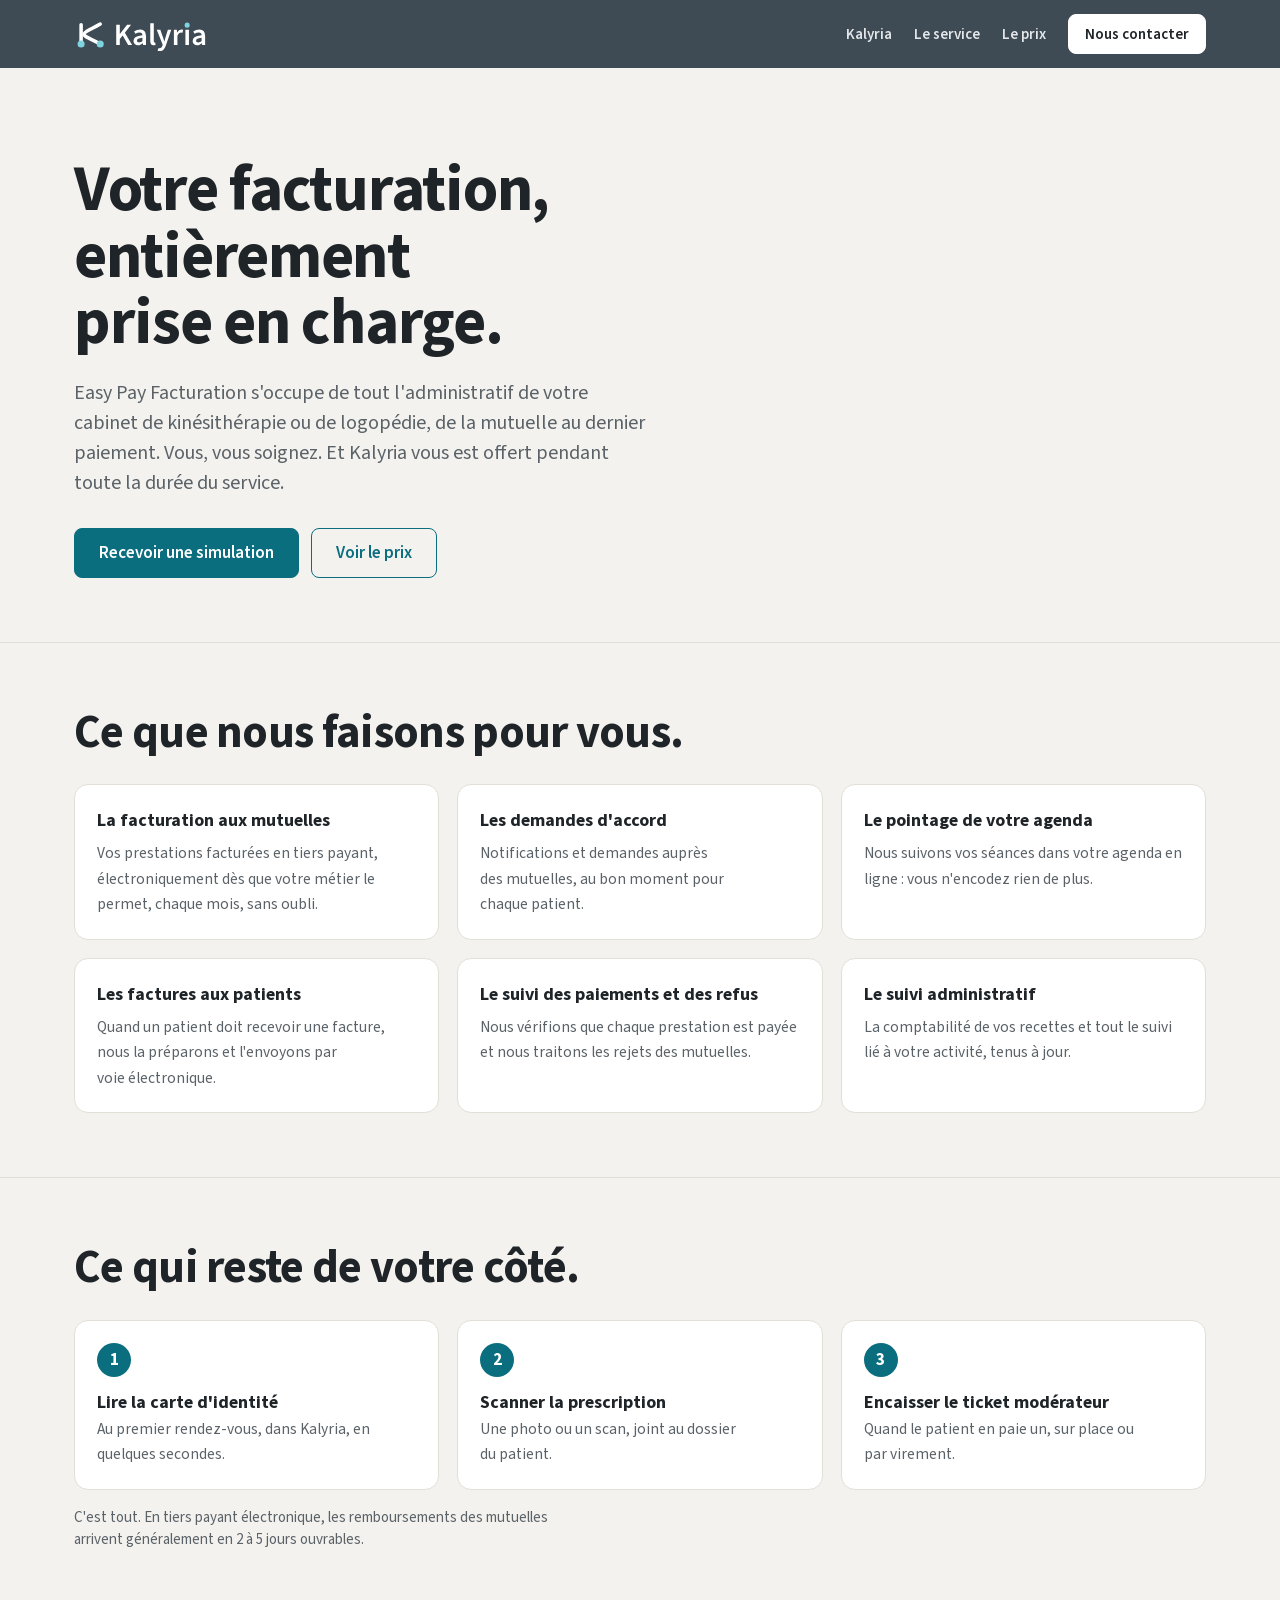
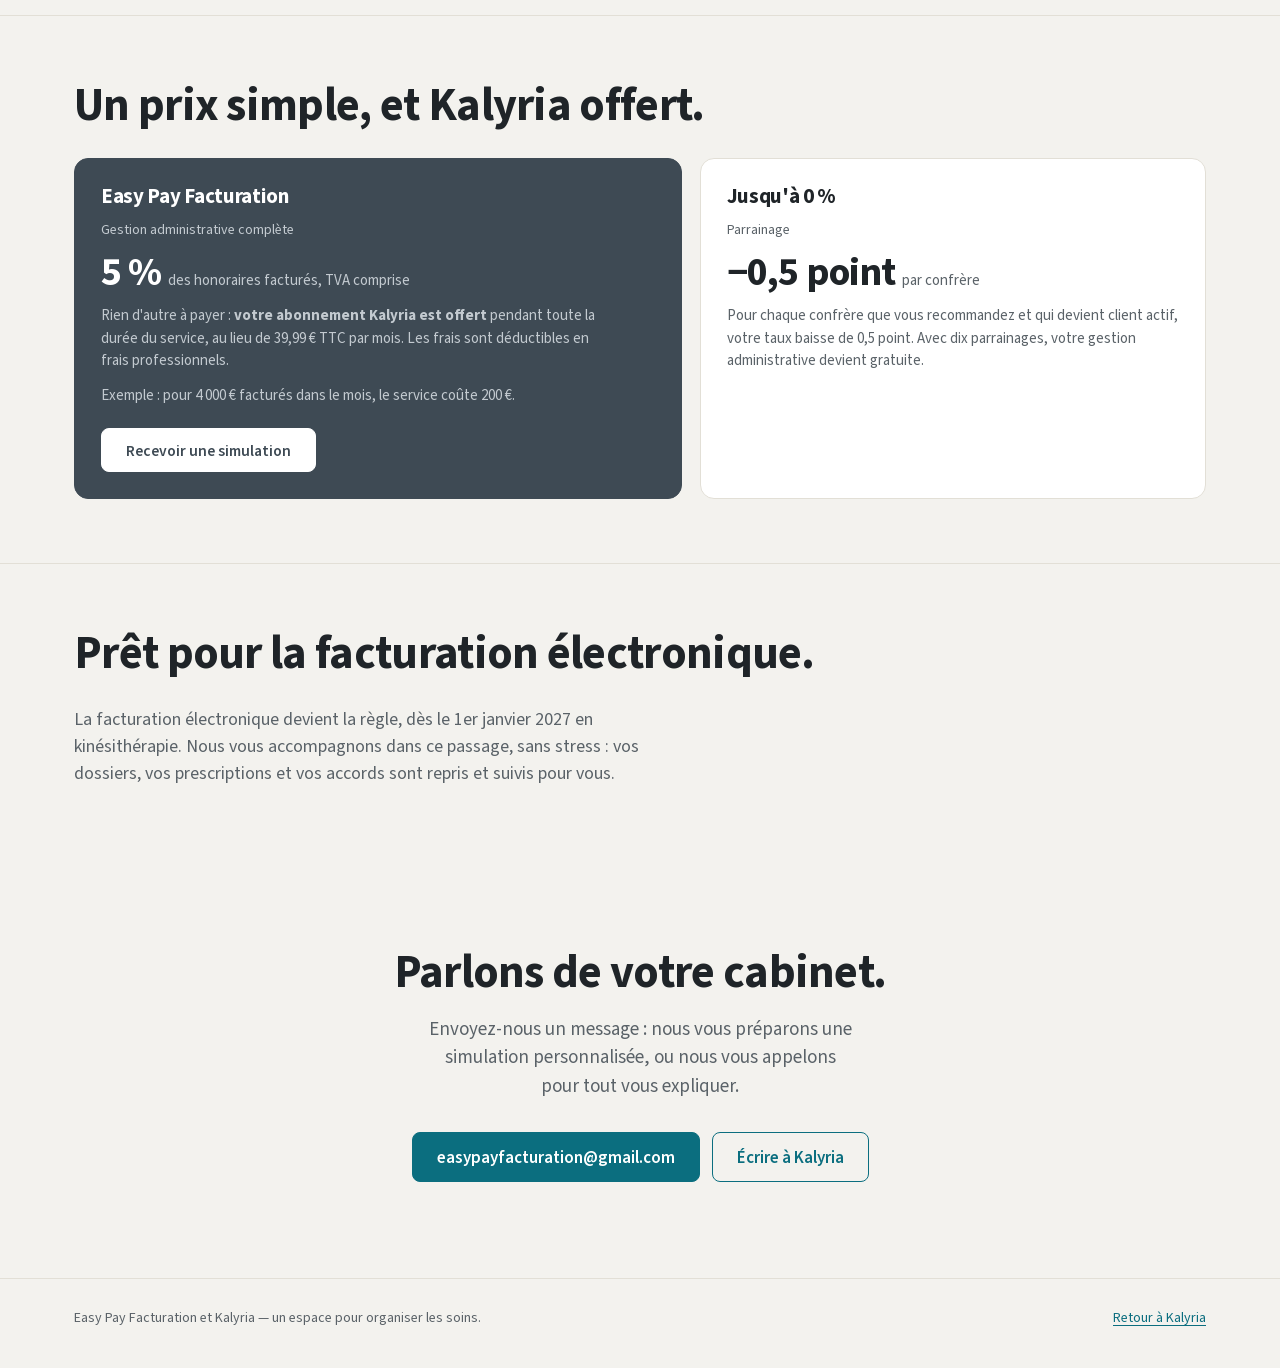
<file: gestion-administrative.html>
<!doctype html>
<html lang="fr">
<head>
<meta charset="utf-8">
<meta name="viewport" content="width=device-width,initial-scale=1">
<title>Gestion administrative · Easy Pay Facturation et Kalyria</title>
<meta name="description" content="Easy Pay Facturation prend en charge toute la facturation de votre cabinet de kinésithérapie ou de logopédie : tiers payant, accords des mutuelles, suivi des paiements. Kalyria vous est offert pendant toute la durée du service.">
<link rel="stylesheet" href="site.css?v=36">
<link rel="icon" type="image/svg+xml" href="images/kalyria-tuile.svg">
<style>
/* Page « gestion administrative » : reprend les styles du site, quelques blocs propres. */
.ga-ouverture{padding:88px 0 64px}
.ga-ouverture h1{font-size:clamp(36px,5vw,64px);line-height:1.04;letter-spacing:-.02em;max-width:20ch;text-wrap:balance}
.ga-ouverture .sous{font-size:20px;color:var(--doux);max-width:58ch;margin:22px 0 30px}
.ga-actions{display:flex;gap:12px;flex-wrap:wrap}
.ga-bloc{padding:64px 0;border-top:1px solid var(--mortier)}
.ga-bloc h2{margin-bottom:28px}
.ga-liste{display:grid;grid-template-columns:repeat(3,1fr);gap:18px;list-style:none;padding:0;margin:0;align-items:stretch}
.ga-liste li{background:var(--blanc);border:1px solid var(--mortier);border-radius:14px;padding:22px}
.ga-liste b{display:block;font-size:18px;margin-bottom:6px}
.ga-liste span{color:var(--doux);font-size:15.5px}
.ga-vous{display:grid;grid-template-columns:repeat(3,1fr);gap:18px;counter-reset:n;list-style:none;padding:0;margin:0}
.ga-vous li{counter-increment:n;padding:22px;border-radius:14px;background:var(--blanc);border:1px solid var(--mortier)}
.ga-vous li::before{content:counter(n);display:inline-grid;place-items:center;width:34px;height:34px;border-radius:50%;background:var(--action);color:#fff;font-weight:700;margin-bottom:12px}
.ga-vous b{display:block;font-size:18px}
.ga-vous span{color:var(--doux);font-size:15.5px}
.ga-prix{display:grid;grid-template-columns:1.2fr 1fr;gap:18px}
.ga-note{color:var(--doux);font-size:15px;margin-top:16px;max-width:70ch}
.ga-exemple{font-variant-numeric:tabular-nums}
@media (max-width:900px){.ga-liste,.ga-vous{grid-template-columns:1fr 1fr}.ga-prix{grid-template-columns:1fr}}
@media (max-width:600px){.ga-liste,.ga-vous{grid-template-columns:1fr}.ga-ouverture{padding:56px 0 40px}}
</style>
</head>
<body>

<header class="haut">
  <div class="wrap">
    <a class="marque" href="index.html"><img src="images/kalyria-logo-fond-sombre.svg" alt="Kalyria" width="136" height="34"></a>
    <nav aria-label="Navigation du site">
      <a href="index.html">Kalyria</a>
      <a href="#service">Le service</a>
      <a href="#prix">Le prix</a>
      <a class="btn btn-plein" href="#contact">Nous contacter</a>
    </nav>
  </div>
</header>

<main>

<section class="ga-ouverture">
  <div class="wrap">
    <h1>Votre facturation, entièrement prise en charge.</h1>
    <p class="sous">Easy Pay Facturation s'occupe de tout l'administratif de votre cabinet de kinésithérapie ou de logopédie, de la mutuelle au dernier paiement. Vous, vous soignez. Et Kalyria vous est offert pendant toute la durée du service.</p>
    <div class="ga-actions">
      <a class="btn btn-plein" href="#contact">Recevoir une simulation</a>
      <a class="btn" href="#prix">Voir le prix</a>
    </div>
  </div>
</section>

<section class="ga-bloc" id="service">
  <div class="wrap">
    <h2>Ce que nous faisons pour vous.</h2>
    <ul class="ga-liste">
      <li><b>La facturation aux mutuelles</b><span>Vos prestations facturées en tiers payant, électroniquement dès que votre métier le permet, chaque mois, sans oubli.</span></li>
      <li><b>Les demandes d'accord</b><span>Notifications et demandes auprès des mutuelles, au bon moment pour chaque patient.</span></li>
      <li><b>Le pointage de votre agenda</b><span>Nous suivons vos séances dans votre agenda en ligne : vous n'encodez rien de plus.</span></li>
      <li><b>Les factures aux patients</b><span>Quand un patient doit recevoir une facture, nous la préparons et l'envoyons par voie électronique.</span></li>
      <li><b>Le suivi des paiements et des refus</b><span>Nous vérifions que chaque prestation est payée et nous traitons les rejets des mutuelles.</span></li>
      <li><b>Le suivi administratif</b><span>La comptabilité de vos recettes et tout le suivi lié à votre activité, tenus à jour.</span></li>
    </ul>
  </div>
</section>

<section class="ga-bloc">
  <div class="wrap">
    <h2>Ce qui reste de votre côté.</h2>
    <ol class="ga-vous">
      <li><b>Lire la carte d'identité</b><span>Au premier rendez-vous, dans Kalyria, en quelques secondes.</span></li>
      <li><b>Scanner la prescription</b><span>Une photo ou un scan, joint au dossier du patient.</span></li>
      <li><b>Encaisser le ticket modérateur</b><span>Quand le patient en paie un, sur place ou par virement.</span></li>
    </ol>
    <p class="ga-note">C'est tout. En tiers payant électronique, les remboursements des mutuelles arrivent généralement en 2 à 5 jours ouvrables.</p>
  </div>
</section>

<section class="ga-bloc tarifs" id="prix">
  <div class="wrap">
    <h2>Un prix simple, et Kalyria offert.</h2>
    <div class="ga-prix">
      <article class="offre phare">
        <span class="qui">Gestion administrative complète</span>
        <h3>Easy Pay Facturation</h3>
        <div class="prix"><b>5 %</b><span>des honoraires facturés, TVA comprise</span></div>
        <p>Rien d'autre à payer : <b>votre abonnement Kalyria est offert</b> pendant toute la durée du service, au lieu de 39,99 € TTC par mois. Les frais sont déductibles en frais professionnels.</p>
        <p class="ga-exemple">Exemple : pour 4 000 € facturés dans le mois, le service coûte 200 €.</p>
        <a class="btn" href="#contact">Recevoir une simulation</a>
      </article>
      <article class="offre">
        <span class="qui">Parrainage</span>
        <h3>Jusqu'à 0 %</h3>
        <div class="prix"><b>−0,5 point</b><span>par confrère</span></div>
        <p>Pour chaque confrère que vous recommandez et qui devient client actif, votre taux baisse de 0,5 point. Avec dix parrainages, votre gestion administrative devient gratuite.</p>
      </article>
    </div>
  </div>
</section>

<section class="ga-bloc">
  <div class="wrap">
    <h2>Prêt pour la facturation électronique.</h2>
    <p class="ga-note" style="font-size:18px">La facturation électronique devient la règle, dès le 1er janvier 2027 en kinésithérapie. Nous vous accompagnons dans ce passage, sans stress : vos dossiers, vos prescriptions et vos accords sont repris et suivis pour vous.</p>
  </div>
</section>

<section class="contact" id="contact">
  <div class="wrap">
    <h2>Parlons de votre cabinet.</h2>
    <p>Envoyez-nous un message : nous vous préparons une simulation personnalisée, ou nous vous appelons pour tout vous expliquer.</p>
    <div class="ga-actions" style="justify-content:center">
      <a class="btn btn-plein" href="mailto:easypayfacturation@gmail.com?subject=Simulation%20Easy%20Pay%20Facturation">easypayfacturation@gmail.com</a>
      <a class="btn" href="index.html#contact">Écrire à Kalyria</a>
    </div>
  </div>
</section>

</main>

<footer>
  <div class="wrap">
    <span>Easy Pay Facturation et Kalyria — un espace pour organiser les soins.</span>
    <span><a href="index.html">Retour à Kalyria</a></span>
  </div>
</footer>

</body>
</html>
</file>
<file: site.css>
/* Site de présentation Kalyria · Kalyria Patient — composition « Un dossier, pas à pas » (choisie le 05/11/2026).
   Identité « Pierre bleue vivante » (DESIGN.md, 04/11/2026) : chaux, panneaux blancs, pierre bleue, action pétrole,
   Source Sans 3 servie localement, coins 12 px, ombre douce. Une seule animation d'entrée ; le téléphone d'Aria
   change d'état au défilement des étapes. */
@font-face{font-family:'Source Sans 3';font-weight:400;font-display:swap;src:url(fonts/SourceSans3-Regular.woff2) format('woff2')}
@font-face{font-family:'Source Sans 3';font-weight:500;font-display:swap;src:url(fonts/SourceSans3-Medium.woff2) format('woff2')}
@font-face{font-family:'Source Sans 3';font-weight:600;font-display:swap;src:url(fonts/SourceSans3-Semibold.woff2) format('woff2')}
@font-face{font-family:'Source Sans 3';font-weight:700;font-display:swap;src:url(fonts/SourceSans3-Bold.woff2) format('woff2')}

:root{
  --chaux:#F3F2EE;--blanc:#FFFFFF;--pierre:#3E4A54;--pierre-fonce:#2F3941;--pierre-texte:#E4E7EA;--pierre-doux:#C3CAD0;
  --encre:#1F2428;--doux:#5A6268;--mortier:#E2DFD6;--joint:#EEECE5;
  --action:#0B6E7F;--action-fonce:#085866;--action-pale:#DDEFF1;
  --lierre:#3F6B4B;--lierre-fond:#E3EDE5;--ocre:#8A5A12;--ocre-fond:#F5EBD6;
  --ombre:0 1px 2px rgba(31,36,40,.05),0 4px 14px rgba(31,36,40,.04);
  --ombre-haute:0 2px 4px rgba(31,36,40,.06),0 14px 32px rgba(31,36,40,.10);
  --sortie:cubic-bezier(.16,1,.3,1);
  --font:'Source Sans 3','Segoe UI',system-ui,sans-serif;
}
*{box-sizing:border-box}
html{scroll-behavior:smooth;scroll-padding-top:84px;-webkit-font-smoothing:antialiased}
body{margin:0;background:var(--chaux);color:var(--encre);font:17px/1.5 var(--font)}
::selection{background:var(--action-pale);color:var(--encre)}
:focus-visible{outline:2px solid var(--action);outline-offset:3px;border-radius:4px}
h1,h2,h3{margin:0;line-height:1.08;letter-spacing:-.015em;text-wrap:balance}
h1{font-size:clamp(42px,6.2vw,80px);font-weight:700;letter-spacing:-.025em;line-height:1.02}
h2{font-size:clamp(30px,3.6vw,46px);font-weight:700}
h3{font-size:22px;font-weight:700}
p{margin:0}
em{font-style:normal;color:var(--action)}
a{color:var(--action);text-underline-offset:3px}
img{max-width:100%;height:auto;display:block}
.wrap{max-width:1180px;margin:0 auto;padding:0 24px}
.doux{color:var(--doux)}
svg{display:block}

/* Boutons */
.btn{display:inline-flex;align-items:center;gap:10px;height:50px;padding:0 24px;border-radius:8px;font:600 17px var(--font);text-decoration:none;cursor:pointer;border:1.5px solid var(--action);color:var(--action);background:transparent;transition:background .15s,color .15s,transform .15s var(--sortie),box-shadow .15s}
.btn:hover{background:var(--action-pale)}
.btn:active{transform:translateY(1px)}
.btn-plein{background:var(--action);color:#fff}
.btn-plein:hover{background:var(--action-fonce);box-shadow:var(--ombre-haute)}
.btn svg{width:18px;height:18px}

/* Barre du haut */
.haut{position:sticky;top:0;z-index:10;background:rgba(243,242,238,.86);backdrop-filter:blur(10px);-webkit-backdrop-filter:blur(10px);border-bottom:1px solid var(--mortier)}
.haut .wrap{display:flex;align-items:center;gap:36px;height:68px}
.marque{display:flex;align-items:center;gap:10px;color:var(--encre);text-decoration:none;font-weight:700;font-size:20px}
.haut nav{display:flex;gap:6px;margin-left:auto;align-items:center}
.haut nav a{color:var(--doux);text-decoration:none;font-weight:600;font-size:15.5px;padding:8px 12px;border-radius:8px}
.haut nav a:hover{color:var(--encre);background:var(--blanc)}
.haut nav a.btn{height:40px;padding:0 16px;font-size:15px;margin-left:10px;color:#fff}
.haut nav a.btn:hover{background:var(--action-fonce);color:#fff}

/* Ouverture */
.ouverture{padding:104px 0 56px;text-align:left}
.ouverture .wrap{max-width:980px}
.ouverture h1{max-width:14ch}
.ouverture .sous{font-size:clamp(18px,1.6vw,22px);color:var(--doux);max-width:52ch;margin:26px 0 36px;line-height:1.45}
.ouverture .actions{display:flex;gap:12px;flex-wrap:wrap}
.ouverture .mention{margin-top:30px;font-size:14.5px;color:var(--doux);display:inline-flex;align-items:center;gap:8px}
/* la seule animation d'entrée du site */
@media (prefers-reduced-motion:no-preference){
  .ouverture>.wrap>*{animation:monter .9s var(--sortie) both}
  .ouverture>.wrap>*:nth-child(2){animation-delay:.08s}.ouverture>.wrap>*:nth-child(3){animation-delay:.16s}.ouverture>.wrap>*:nth-child(4){animation-delay:.24s}
  @keyframes monter{from{opacity:0;transform:translateY(18px)}to{opacity:1;transform:none}}
}

/* Le parcours : étapes à gauche, téléphone collé à droite */
.parcours{padding:40px 0 96px}
.parcours .wrap{display:grid;grid-template-columns:minmax(0,1fr) 400px;gap:72px;align-items:start}
.etapes{display:grid;gap:28px}
.etape{display:grid;grid-template-columns:52px 1fr;gap:22px;padding:34px 36px 34px 30px;border-radius:14px;background:transparent;transition:background .35s var(--sortie),box-shadow .35s var(--sortie)}
.etape.active{background:var(--blanc);box-shadow:var(--ombre-haute)}
.etape .num{width:44px;height:44px;border-radius:99px;border:2px solid var(--mortier);display:grid;place-items:center;font-weight:700;font-size:17px;color:var(--doux);transition:background .3s,color .3s,border-color .3s;margin-top:4px}
.etape.active .num{background:var(--action);border-color:var(--action);color:#fff}
.etape.faite .num{background:var(--lierre);border-color:var(--lierre);color:#fff}
.etape h2{font-size:clamp(26px,2.6vw,34px);margin-bottom:12px}
.etape p{color:var(--doux);font-size:17.5px;max-width:56ch}
.etape ul{margin:16px 0 0;padding:0;list-style:none;display:grid;gap:8px;font-size:16px}
.etape li{display:flex;gap:10px;align-items:flex-start}
.etape li svg{width:18px;height:18px;flex:none;margin-top:4px;color:var(--action)}
.etape figure{margin:22px 0 0;height:190px;overflow:hidden;border-radius:10px;border:1px solid var(--mortier);background:var(--chaux)}
.etape figure img{width:100%;height:100%;object-fit:cover;object-position:left top;transform:scale(1.02);transition:transform .6s var(--sortie)}
.etape.active figure img{transform:scale(1)}
.etape .cote-parent{display:none}

.telephone{position:sticky;top:96px}
.cadre{width:100%;max-width:400px;margin:0 auto;aspect-ratio:9/18.5;background:var(--blanc);border:9px solid var(--pierre-fonce);border-radius:44px;box-shadow:var(--ombre-haute),0 30px 60px rgba(31,36,40,.16);overflow:hidden;display:flex;flex-direction:column}
.ecran-haut{background:var(--pierre);color:#fff;padding:22px 24px 16px;display:flex;align-items:center;gap:10px}
.ecran-haut svg{width:22px;height:22px}
.ecran-haut b{font-size:18px}.ecran-haut small{display:block;font-size:10.5px;letter-spacing:.1em;text-transform:uppercase;color:var(--pierre-doux)}
.ecran{padding:22px 20px;display:grid;gap:14px;align-content:start;flex:1;background:var(--chaux)}
.ecran h3{font-size:24px}
.ecran .bonjour{color:var(--doux);font-size:15px;margin-top:-8px}
.jauge{background:var(--blanc);border:1px solid var(--mortier);border-radius:12px;padding:14px 16px}
.jauge .n{display:flex;justify-content:space-between;font-size:14.5px;color:var(--doux)}
.jauge .n b{color:var(--encre)}
.jauge .barre{height:7px;border-radius:5px;background:var(--joint);margin-top:8px;overflow:hidden}
.jauge .barre i{display:block;height:100%;background:var(--action);border-radius:5px;transition:width .6s var(--sortie)}
.ecran .titre-liste{font-size:12.5px;letter-spacing:.08em;text-transform:uppercase;font-weight:600;color:var(--doux);display:flex;align-items:center;gap:8px}
.ecran .titre-liste span{background:var(--action);color:#fff;border-radius:99px;min-width:20px;height:20px;display:grid;place-items:center;font-size:12px;letter-spacing:0}
.piece{background:var(--blanc);border:1px solid var(--mortier);border-radius:12px;padding:14px 16px;display:grid;gap:4px;animation:apparaitre .45s var(--sortie) both}
.piece b{font-size:17px;display:flex;align-items:center;gap:8px}
.piece b svg{width:18px;height:18px;flex:none}
.piece span{font-size:14px;color:var(--doux)}
.piece.ok b svg{color:var(--lierre)}.piece.cours b svg{color:var(--ocre)}.piece.faire b svg{color:var(--action)}
.piece .go{margin-top:8px;background:var(--pierre);color:#fff;border-radius:8px;padding:10px;text-align:center;font-weight:600;font-size:14.5px}
.piece.sms{background:var(--action-pale);border-color:transparent}
@keyframes apparaitre{from{opacity:0;transform:translateY(8px)}to{opacity:1;transform:none}}
@media (prefers-reduced-motion:reduce){.piece{animation:none}.jauge .barre i{transition:none}}

/* Minerva, le reste du cabinet */
.minerva{background:var(--pierre);color:var(--pierre-texte);padding:96px 0}
.minerva h2{color:#fff;max-width:18ch}
.minerva .wrap{display:grid;grid-template-columns:minmax(0,.9fr) minmax(0,1.1fr);gap:64px;align-items:center}
.minerva .sous{color:var(--pierre-doux);font-size:18px;margin:18px 0 28px;max-width:40ch}
.minerva dl{margin:0;display:grid;gap:18px}
.minerva dt{font-weight:700;font-size:18px;color:#fff}
.minerva dd{margin:2px 0 0;color:var(--pierre-doux);font-size:16px}
.minerva .btn{margin-top:30px;border-color:#fff;color:#fff}
.minerva .btn:hover{background:rgba(255,255,255,.12)}
.minerva figure{margin:0;border-radius:14px;overflow:hidden;box-shadow:0 30px 60px rgba(0,0,0,.35);border:1px solid rgba(255,255,255,.12)}

/* Aria seule */
.aria{padding:96px 0}
.aria .wrap{display:grid;grid-template-columns:minmax(0,1.1fr) minmax(0,.9fr);gap:64px;align-items:center}
.aria figure{margin:0;border-radius:14px;overflow:hidden;box-shadow:var(--ombre-haute);border:1px solid var(--mortier);background:var(--blanc)}
.aria .sous{color:var(--doux);font-size:18px;margin:18px 0 10px;max-width:42ch}
.aria ul{margin:18px 0 0;padding:0;list-style:none;display:grid;gap:10px;font-size:17px}
.aria li{display:flex;gap:10px}.aria li svg{width:20px;height:20px;color:var(--lierre);flex:none;margin-top:3px}

/* Tarifs */
.tarifs{padding:96px 0;background:var(--chaux)}
.tarifs .tete{display:flex;justify-content:space-between;align-items:flex-end;gap:24px;flex-wrap:wrap;margin-bottom:40px}
.tarifs .tete p{color:var(--doux);max-width:52ch;margin-top:12px}
.tva{display:inline-flex;background:var(--chaux);border-radius:10px;padding:4px}
.tva button{border:0;background:transparent;padding:9px 16px;border-radius:7px;font:600 15px var(--font);color:var(--doux);cursor:pointer;transition:background .15s,color .15s}
.tva button[aria-pressed="true"]{background:var(--blanc);color:var(--encre);box-shadow:var(--ombre)}
.gamme{display:grid;grid-template-columns:repeat(3,1fr);gap:18px}
.gamme.quatre{grid-template-columns:repeat(4,1fr)}
.offre{border:1px solid var(--mortier);border-radius:14px;padding:26px;display:grid;gap:12px;align-content:start;background:var(--blanc);transition:box-shadow .2s,transform .2s var(--sortie)}
.offre:hover{box-shadow:var(--ombre-haute);transform:translateY(-2px)}
.offre.phare{background:var(--pierre);color:var(--pierre-texte);border-color:var(--pierre)}
.offre.phare h3,.offre.phare .prix b{color:#fff}
.offre .qui{font-size:14px;color:var(--doux)}.offre.phare .qui{color:var(--pierre-doux)}
.offre h3{font-size:21px}
.prix{display:flex;align-items:baseline;gap:6px;font-variant-numeric:tabular-nums}
.prix b{font-size:40px;letter-spacing:-.02em;line-height:1}
.prix span{color:var(--doux);font-size:15px}.offre.phare .prix span{color:var(--pierre-doux)}
.offre p{font-size:15px;color:var(--doux)}.offre.phare p{color:var(--pierre-doux)}
.offre .btn{height:44px;justify-self:start;margin-top:6px;font-size:15.5px}
.offre.phare .btn{background:#fff;color:var(--pierre);border-color:#fff}
.offre.phare .btn:hover{background:var(--chaux)}
.gamme-titre{font-size:14px;letter-spacing:.06em;text-transform:uppercase;font-weight:600;color:var(--doux);margin:36px 0 14px}
.sms{margin-top:22px;display:flex;gap:20px;align-items:center;flex-wrap:wrap;color:var(--doux);font-size:15.5px}
.sms b{color:var(--encre);font-variant-numeric:tabular-nums}
.sms span{background:var(--chaux);border-radius:8px;padding:8px 14px}
.note{font-size:14px;color:var(--doux);margin-top:28px}

/* Questions */
.faq{padding:96px 0}
.faq .wrap{display:grid;grid-template-columns:minmax(0,.8fr) minmax(0,1.2fr);gap:64px;align-items:start}
.faq h2{position:sticky;top:100px}
.faq details{border-bottom:1px solid var(--mortier)}
.faq details:first-of-type{border-top:1px solid var(--mortier)}
.faq summary{cursor:pointer;list-style:none;display:flex;justify-content:space-between;gap:20px;align-items:center;padding:20px 4px;font-weight:600;font-size:18.5px;color:var(--encre)}
.faq summary::-webkit-details-marker{display:none}
.faq summary svg{width:22px;height:22px;flex:none;color:var(--action);transition:transform .25s var(--sortie)}
.faq details[open] summary svg{transform:rotate(45deg)}
.faq .r{padding:0 4px 22px;color:var(--doux);max-width:62ch}
.faq .r p+p{margin-top:8px}

/* Contact */
.contact{padding:96px 0;text-align:center}
.contact .wrap{max-width:760px}
.contact p{color:var(--doux);font-size:19px;margin:18px auto 32px;max-width:48ch}
footer{border-top:1px solid var(--mortier);padding:28px 0 40px;color:var(--doux);font-size:14px}
footer .wrap{display:flex;justify-content:space-between;gap:16px;flex-wrap:wrap}

@media (max-width:1000px){
  .parcours .wrap,.minerva .wrap,.aria .wrap,.faq .wrap{grid-template-columns:1fr}
  .telephone{display:none}
  .etape .cote-parent{display:flex;gap:10px;align-items:flex-start;margin-top:18px;padding:12px 14px;border-radius:10px;background:var(--action-pale);color:var(--encre);font-size:15.5px}
  .etape .cote-parent svg{width:18px;height:18px;flex:none;margin-top:3px;color:var(--action)}
  .gamme,.gamme.quatre{grid-template-columns:1fr 1fr}
  .faq h2{position:static;margin-bottom:8px}
  .aria figure{order:2}
  .haut nav a:not(.btn){display:none}
}
@media (max-width:600px){
  .ouverture{padding:64px 0 40px}
  .parcours,.minerva,.aria,.tarifs,.faq,.contact{padding:64px 0}
  .etape{grid-template-columns:1fr;padding:24px 20px;gap:10px}
  .etape .num{width:36px;height:36px;font-size:15px}
  .gamme,.gamme.quatre{grid-template-columns:1fr}
  .btn{height:46px}
}
@media (prefers-reduced-motion:reduce){html{scroll-behavior:auto}*{transition:none!important;animation:none!important}}

/* Deux métiers à égalité : deux portes, puis le parcours du métier choisi. Sans JavaScript, tout reste affiché. */
[data-metier="logo"] .seul-kine,[data-metier="kine"] .seul-logo,[data-metier="aucun"] .seul-logo,[data-metier="aucun"] .seul-kine,[data-metier="aucun"] .parcours{display:none}
.ouverture .wrap{max-width:1180px}
.portes{display:grid;grid-template-columns:1fr 1fr;gap:18px;margin-top:8px}
.porte{display:grid;grid-template-columns:1fr auto;gap:6px 20px;align-items:center;padding:30px 32px;border-radius:14px;background:var(--blanc);box-shadow:var(--ombre);color:var(--encre);text-decoration:none;transition:box-shadow .2s,transform .2s var(--sortie),background .2s,color .2s}
.porte b{font-size:clamp(24px,2.5vw,32px);letter-spacing:-.015em;line-height:1.1}
.porte span{grid-column:1;color:var(--doux);font-size:17px;transition:color .2s}
.porte svg{grid-column:2;grid-row:1/3;width:26px;height:26px;color:var(--action);transition:transform .2s var(--sortie),color .2s}
[data-metier="logo"] .porte[data-metier="logo"],[data-metier="kine"] .porte[data-metier="kine"]{background:var(--pierre);color:#fff}
[data-metier="logo"] .porte[data-metier="logo"] span,[data-metier="kine"] .porte[data-metier="kine"] span{color:var(--pierre-doux)}
[data-metier="logo"] .porte[data-metier="logo"] svg,[data-metier="kine"] .porte[data-metier="kine"] svg{color:#fff}
@media (hover:hover){
  .porte:hover{background:var(--pierre);color:#fff;box-shadow:var(--ombre-haute);transform:translateY(-2px)}
  .porte:hover span{color:var(--pierre-doux)}
  .porte:hover svg{color:#fff;transform:translateY(3px)}
}
.ouverture .mention{display:block}
.mention a{color:var(--action)}
.parcours-tete{grid-column:1/-1;display:flex;justify-content:space-between;align-items:center;gap:20px;flex-wrap:wrap}
.tva button{min-height:44px}
.cadre.fiche{aspect-ratio:auto;min-height:560px;border-radius:20px}
.cadre.fiche .ecran-haut{padding-top:16px}
.sans-rail{aspect-ratio:620/600}
.sans-rail img{width:100%;height:100%;object-fit:cover;object-position:right top}
@media (max-width:700px){.portes{grid-template-columns:1fr}.porte{padding:22px}}
.pieces{display:grid;gap:10px}
/* Fiche de tarif : le titre d'abord ; titres de gamme sans capitales */
.offre h3{order:-1}
.gamme-titre{font-size:20px;letter-spacing:-.01em;text-transform:none;font-weight:700;color:var(--encre)}
.gamme-intro{margin:-6px 0 16px;color:var(--doux);font-size:17px;max-width:62ch}.gamme-intro b{color:var(--encre)}
.parcours:focus{outline:none}
/* Le téléphone tient entier dans la fenêtre, proportions conservées */
.cadre{max-width:min(400px,calc((100vh - 120px)*9/18.5))}
.cadre.fiche{max-width:400px}
/* Reste du cabinet, sous la section Comptabilité */
.cabinet{padding:80px 0;background:var(--chaux)}
.cabinet dl{margin:32px 0 0;display:grid;grid-template-columns:repeat(4,1fr);gap:28px}
.cabinet dt{font-weight:700;font-size:19px}
.cabinet dd{margin:4px 0 0;color:var(--doux)}
.cabinet .ecran-cabinet{margin:36px 0 0;border-radius:12px;overflow:hidden;border:1px solid var(--mortier);background:var(--blanc);box-shadow:var(--ombre-haute)}
.cabinet .ecran-cabinet img{display:block;width:100%;height:auto}
.sans-rail{aspect-ratio:1208/700}
@media (max-width:900px){.cabinet dl{grid-template-columns:1fr 1fr}}
@media (max-width:520px){.cabinet dl{grid-template-columns:1fr}}
/* Capture comptable : zoom sur le contenu, sans le menu de gauche qui nomme un métier */
.sans-rail{aspect-ratio:1208/640;overflow:hidden}
.sans-rail img{width:119.3%;max-width:none;height:auto;margin-left:-19.3%}
/* Tarifs Minerva : deux formules ; capture comptable calée sous l'en-tête de l'écran */
.gamme.deux{grid-template-columns:1fr 1fr}
.sans-rail img{margin-top:-9.9%}
@media (max-width:600px){.gamme.deux{grid-template-columns:1fr}}
/* MyCareNet : ce qui est disponible, métier par métier */
.mcn{padding:88px 0}
.mcn .wrap{display:grid;grid-template-columns:minmax(0,1fr) minmax(0,1fr);gap:64px;align-items:center}
.mcn .sous{color:var(--doux);font-size:18px;margin-top:18px;max-width:46ch}
.services{list-style:none;margin:0;padding:0;background:var(--blanc);border-radius:14px;box-shadow:var(--ombre)}
.services li{display:flex;justify-content:space-between;align-items:center;gap:16px;padding:18px 24px;border-bottom:1px solid var(--joint)}
.services li:last-child{border-bottom:0}
.services b{font-size:18px}
.dispo,.suite{font-size:14.5px;font-weight:600;padding:4px 10px;border-radius:6px;white-space:nowrap}
.dispo{background:var(--lierre-fond);color:var(--lierre)}
.suite{background:var(--ocre-fond);color:var(--ocre)}
@media (max-width:1000px){.mcn .wrap{grid-template-columns:1fr;gap:28px}}
@media (max-width:600px){.mcn{padding:64px 0}}
.piece.sms span{background:none;padding:0;border-radius:0}
/* Formulaire de contact */
.formulaire{display:grid;grid-template-columns:1fr 1fr;gap:18px;text-align:left;background:var(--blanc);padding:30px;border-radius:14px;box-shadow:var(--ombre)}
.formulaire label{display:grid;gap:6px;font-weight:600;font-size:15.5px}
.formulaire .large{grid-column:1/-1}
.formulaire input,.formulaire select,.formulaire textarea{font:400 16px var(--font);color:var(--encre);background:#fff;border:1px solid var(--mortier);border-radius:8px;padding:11px 13px;width:100%;min-height:46px}
.formulaire textarea{resize:vertical}
.formulaire input:focus,.formulaire select:focus,.formulaire textarea:focus{outline:2px solid var(--action);outline-offset:1px;border-color:var(--action)}
.formulaire .envoi{display:flex;align-items:center;gap:20px;flex-wrap:wrap;color:var(--doux);font-size:16px}
@media (max-width:600px){.formulaire{grid-template-columns:1fr;padding:22px}}
/* Aria : cabinet et parent côte à côte, mêmes moments du dossier */
.aria .wrap{display:block}
.aria-tete{max-width:62ch}
.moments{display:flex;flex-wrap:wrap;gap:8px;margin-top:28px}
.moments button{border:1px solid var(--mortier);background:var(--blanc);color:var(--doux);font:600 15.5px var(--font);padding:10px 16px;border-radius:99px;min-height:44px;cursor:pointer;transition:background .15s,color .15s,border-color .15s}
.moments button:hover{color:var(--encre);border-color:var(--pierre)}
.moments button[aria-pressed="true"]{background:var(--action);border-color:var(--action);color:#fff}
.moment-texte{margin-top:16px;font-size:18px;color:var(--encre);min-height:3em;max-width:62ch}
.duo-aria{display:grid;grid-template-columns:minmax(0,1fr) 300px;gap:40px;align-items:center;margin-top:12px}
.aria .duo-aria figure{margin:0;border:0;border-radius:0;box-shadow:none;background:none;overflow:visible}
.duo-aria figcaption{font-weight:600;font-size:15px;color:var(--doux);margin-bottom:10px}
.cote-cabinet .empile{border-radius:14px;overflow:hidden;box-shadow:var(--ombre-haute);border:1px solid var(--mortier);background:var(--blanc)}
.empile{display:grid}
.empile img{grid-area:1/1;width:100%;height:auto;opacity:0;transition:opacity .45s var(--sortie)}
.empile img.visible{opacity:1}
.cadre.photo{aspect-ratio:375/770;max-width:300px}
.cadre.photo .empile{height:100%}
@media (max-width:1000px){.duo-aria{grid-template-columns:1fr;gap:28px}.cote-tel{justify-self:center;width:min(300px,100%)}}
/* Sur téléphone, zoom sur le début des lignes pour que la vue cabinet reste lisible */
@media (max-width:700px){.cote-cabinet .empile img{width:175%;max-width:none}}

/* V3 : la V1 claire, plus le mouvement retenu de la V2 */
.ligne-accueil{max-width:1180px;margin-top:44px}
.ligne-accueil svg{display:block;width:100%;height:clamp(60px,9vh,90px);overflow:visible}
.ligne-accueil path{fill:none;stroke:var(--action);stroke-width:2.5;stroke-linecap:round;vector-effect:non-scaling-stroke;stroke-dasharray:1}
@media (prefers-reduced-motion:no-preference){.ligne-accueil path{animation:dessin 2.2s var(--sortie) .3s both}@keyframes dessin{from{stroke-dashoffset:1}to{stroke-dashoffset:0}}}
.manifeste{padding:clamp(70px,13vh,130px) 0}
.manifeste .wrap{max-width:1180px}
.manifeste p{font-size:clamp(32px,4.4vw,62px);line-height:1.1;letter-spacing:-.025em;font-weight:600;color:var(--encre);max-width:18em}
.manifeste .m{opacity:.18;transition:opacity .25s linear}
.manifeste .m.hl{color:var(--action)}
.etapes{position:relative}
.fil{position:absolute;left:0;top:0;pointer-events:none;overflow:visible;z-index:1}
.fil path{fill:none;stroke-width:2.5;stroke-linecap:round}
.fil .fond{stroke:var(--mortier)}
.fil .trace{stroke:var(--action);stroke-dasharray:1;stroke-dashoffset:1}
.etape .num{position:relative;z-index:2;background:var(--chaux)}
.minerva .wrap{display:block}
.minerva h2{max-width:none}
.minerva .sous{max-width:46ch;margin-bottom:0}
.ecran-compta{margin-top:44px;perspective:1400px}
.ecran-compta .sans-rail{aspect-ratio:1208/560;transform-origin:50% 100%;will-change:transform;background:#fff}
.minerva dl{grid-template-columns:repeat(4,1fr);gap:28px;margin-top:36px}
@media (max-width:900px){.minerva dl{grid-template-columns:1fr 1fr}}
@media (max-width:600px){.minerva dl{grid-template-columns:1fr}}
@media (prefers-reduced-motion:reduce){.fil .trace{stroke-dashoffset:0}}
@media (max-width:600px){.ecran-compta .sans-rail{aspect-ratio:1208/860}.ecran-compta .sans-rail img{width:190%;margin-left:-30.8%;margin-top:-15.8%}}

/* Tant qu'aucun métier n'est choisi, seule l'ouverture existe : la page ne descend pas (sans JavaScript, tout reste visible) */
[data-metier="aucun"] main>section:not(.ouverture),[data-metier="aucun"] footer,[data-metier="aucun"] .haut nav,[data-metier="aucun"] .mention{display:none}
[data-metier="aucun"] .ouverture{min-height:calc(100svh - 69px);padding-bottom:24px;box-sizing:border-box}
@media (prefers-reduced-motion:no-preference){
  [data-metier="aucun"] .porte svg{animation:appel 1.8s ease-in-out infinite}
  @keyframes appel{0%,100%{transform:translateY(0)}50%{transform:translateY(5px)}}
}

/* Aria : scène fixe, les quatre moments se suivent à la roulette */
.aria{padding:96px 0 0;--h:calc(100svh - 328px)}
.aria-pin{height:calc(100svh + 270svh)}
.aria-scene{position:sticky;top:68px;height:calc(100svh - 68px);display:flex;flex-direction:column;justify-content:center;gap:0}
.moments{margin-top:0}
.duo-aria{grid-template-columns:minmax(0,1fr) auto;gap:48px;align-items:start;margin-top:4px}
.cote-tel{width:auto}
.cote-cabinet .empile{max-height:var(--h);align-content:start}
.cadre.photo{height:var(--h);width:calc(var(--h)*.487);max-width:none;margin:0}
@media (max-width:1000px){
  .aria{padding-top:64px;--cab:22svh;--tel:calc(100svh - 68px - var(--cab) - 262px)}
  .moments{gap:6px}
  .moments button{font-size:14px;min-height:36px;padding:0 12px}
  .moment-texte{font-size:16px;line-height:1.35;margin-top:10px;min-height:4em}
  .duo-aria{grid-template-columns:1fr;gap:10px;margin-top:0}
  .duo-aria figcaption{font-size:14px;margin-bottom:4px}
  .cote-cabinet .empile{max-height:var(--cab)}
  .cote-tel{justify-self:center;width:auto}
  .cadre.photo{height:var(--tel);width:calc(var(--tel)*.487);border-width:6px;border-radius:24px}
}
/* Avant le choix, l'ouverture tient dans la fenêtre, y compris sur les portables peu hauts */
[data-metier="aucun"] .ouverture{padding-top:clamp(20px,6.5vh,104px);padding-bottom:12px}
[data-metier="aucun"] .ouverture h1{font-size:clamp(38px,min(6.2vw,10.5vh),80px)}
[data-metier="aucun"] .ouverture .sous{margin:clamp(10px,2.4vh,26px) 0 clamp(14px,3.2vh,36px);font-size:clamp(16px,2.1vh,22px)}
[data-metier="aucun"] .ligne-accueil{margin-top:clamp(12px,3vh,44px)}
@media (max-height:760px){[data-metier="aucun"] .ligne-accueil{display:none}[data-metier="aucun"] .porte{padding:18px 24px}}
@media (min-width:701px) and (min-height:480px){html[data-metier="aucun"],html[data-metier="aucun"] body{overflow:hidden;height:100%}}
/* Course d'Aria en pixels, indépendante de la hauteur d'écran : environ 2 à 3 crans de roulette par moment */
.aria-pin{--pas:240px;height:calc(100svh - 68px + 6*var(--pas))}
@media (max-width:1000px){.aria-pin{--pas:300px}}
/* Qui voit quoi : Minerva pour le cabinet, Aria pour le parent */
.libelle{font-size:15.5px;font-weight:600;color:var(--action);margin:0 0 12px}
.etapes .libelle{margin:0 0 -8px 30px}
.telephone .libelle{text-align:center}
.telephone .cadre{max-width:min(400px,calc((100svh - 150px)*.486))}
@media (max-width:600px){.etapes .libelle{margin-left:0}}

.parcours-tete .exemple{order:3;flex-basis:100%;margin:0;color:var(--doux);font-size:1.05rem;max-width:62ch}


/* Aria : en-tête sur toute la largeur, pour éviter un bloc étroit */
.aria-tete{max-width:none}
.aria .aria-tete .sous{max-width:88ch}
/* FAQ : titre à gauche au-dessus, questions en cartes sur deux colonnes */
.faq .wrap{display:block}
.faq h2{position:static;margin-bottom:32px}
.faq .wrap>div{display:grid;grid-template-columns:repeat(2,minmax(0,1fr));gap:14px;align-items:start}
.faq details,.faq details:first-of-type{border:1px solid var(--mortier);border-radius:14px;background:var(--blanc);transition:box-shadow .2s,border-color .2s}
.faq details:hover{box-shadow:var(--ombre)}
.faq details[open]{border-color:var(--action);box-shadow:var(--ombre-haute)}
.faq summary{padding:18px 20px;font-size:17px;line-height:1.3;min-height:76px}
.faq summary svg{box-sizing:content-box;width:18px;height:18px;padding:7px;border-radius:50%;background:var(--action-pale)}
.faq .r{padding:0 20px 20px;max-width:none}
@media (max-width:760px){.faq .wrap>div{grid-template-columns:1fr}}
/* Téléphone : moments sur une ligne défilante, téléphone entier dans le cadre, tableau des factures lisible */
@media (max-width:700px){
  .moments{flex-wrap:nowrap;overflow-x:auto;scrollbar-width:none;margin-inline:-20px;padding-inline:20px}
  .moments::-webkit-scrollbar{display:none}
  .moments button{flex:none}
  .aria{--tel:calc(100svh - 68px - var(--cab) - 204px)}
  .cote-cabinet .empile img.entier{width:100%;height:var(--cab);object-fit:cover;object-position:center top}
}

/* Les séances : notes, dictée et matériel */
.seances{padding:96px 0;background:var(--chaux)}
.seances .wrap{display:grid;grid-template-columns:minmax(0,1fr) minmax(0,1fr);gap:64px;align-items:center}
.seances h2{max-width:18ch}
.seances .sous{color:var(--doux);font-size:18px;margin:18px 0 28px;max-width:44ch}
.seances dl{margin:0;display:grid;grid-template-columns:1fr 1fr;gap:24px 28px}
.seances dt{font-weight:700;font-size:18px}
.seances dd{margin:2px 0 0;color:var(--doux);font-size:16px}
.note-ecran{margin:0;background:var(--chaux);border:1px solid var(--mortier);border-radius:14px;box-shadow:var(--ombre-haute);padding:24px}
.note-ecran figcaption{display:flex;justify-content:space-between;align-items:baseline;gap:12px;flex-wrap:wrap;margin-bottom:14px}
.note-ecran figcaption b{font-size:18px}
.note-ecran figcaption span{color:var(--doux);font-size:14px}
.note-texte{background:var(--blanc);border:1px solid var(--mortier);border-radius:8px;padding:14px 16px}
.note-texte p{margin:0 0 12px;font-size:16px;line-height:1.5}
.dicter{display:inline-flex;align-items:center;gap:6px;background:var(--action);color:#fff;border-radius:999px;padding:5px 14px 5px 10px;font-size:14px;font-weight:600}
.dicter svg{width:16px;height:16px;fill:none;stroke:currentColor;stroke-width:2;stroke-linecap:round}
.note-materiel{margin-top:16px}
.note-materiel>b{display:block;margin-bottom:6px}
.note-materiel label{display:flex;align-items:center;gap:10px;padding:7px 0;border-top:1px solid var(--mortier);font-size:16px}
.note-materiel small{margin-left:auto;color:var(--doux);font-size:14px;white-space:nowrap}
.note-materiel .case{flex:none;width:18px;height:18px;border-radius:5px;border:1.5px solid var(--doux);background:var(--blanc)}
.note-materiel .pris .case{background:var(--action);border-color:var(--action);box-shadow:inset 0 0 0 3px var(--blanc)}
@media (max-width:900px){.seances .wrap{grid-template-columns:1fr;gap:40px}}
@media (max-width:600px){.seances{padding:64px 0}.seances dl{grid-template-columns:1fr}}

/* Téléphone : l'écran du parent sous chaque étape, et la route dans une petite marge à gauche */
.etape .cadre.mini{display:none}
@media (max-width:1000px){
  .etape .cadre.mini{display:flex;aspect-ratio:auto;max-width:300px;margin:14px 0 0;border-width:6px;border-radius:28px;box-shadow:var(--ombre);transition:opacity .35s var(--sortie),transform .35s var(--sortie)}
  .etape:not(.active) .cadre.mini{opacity:.6}
  .cadre.mini .ecran-haut{padding:12px 16px 10px}
  .cadre.mini .ecran{padding:14px 12px;gap:10px}
  .cadre.mini .ecran h3{font-size:19px}
  .cadre.mini .bonjour{display:none}
  .cadre.mini .jauge-barre{width:var(--de)}
  .etape.active .cadre.mini .jauge-barre,.etape.faite .cadre.mini .jauge-barre{width:var(--a)}
}
@media (max-width:600px){
  .etape{grid-template-columns:32px minmax(0,1fr);gap:12px;padding:20px 14px 20px 8px}
  .etape .num{width:32px;height:32px;font-size:14px;margin-top:0}
}
/* Votre site web : exemple selon le métier choisi (logopédie par défaut). */
.site-duo{display:grid;grid-template-columns:minmax(0,1fr) var(--tel-w);gap:28px;align-items:center}
.ex-kine{display:none}
[data-metier="kine"] .ex-kine{display:grid}
[data-metier="kine"] .ex-logo{display:none}
.minerva .site-figure{margin:12px 0 8px;border:0;border-radius:0;box-shadow:none;overflow:visible;background:none}
.site-fen{width:100%;height:calc(var(--tel-h) - 40px);object-fit:cover;object-position:left top;border-radius:12px;display:block}
.site-tel{margin:0}
.site-tel img{width:100%;height:auto;display:block}
@media (max-width:640px){.site-duo{grid-template-columns:1fr;justify-items:center}.site-fen{height:auto;aspect-ratio:1760/1280}}
/* Petits écrans : fonds plus doux, le blanc pur fatigue les yeux. Les couleurs de l'ordinateur ne changent pas. */
@media (max-width:1000px){
  :root{--blanc:#F9F8F5}
  .formulaire input,.formulaire select,.formulaire textarea,.ecran-compta .sans-rail{background:var(--blanc)}
  .offre.phare .btn{background:var(--blanc);border-color:var(--blanc)}
}
/* Fenêtre moyenne : l'écran à droite du texte, pour des étapes moins hautes. Sur téléphone, il reste sous le texte. */
@media (min-width:641px) and (max-width:1000px){
  .etape>div{display:grid;grid-template-columns:minmax(0,1fr) 250px;column-gap:28px;align-content:start}
  .etape>div>*{grid-column:1}
  .etape>div>.cadre.mini{grid-column:2;grid-row:1/span 8;align-self:start;width:100%;margin:0}
  .etape>div>.cadre.mini .ecran{min-height:0;height:auto;flex:none}
  .etape>div>.cadre.mini{height:auto;min-height:0}
}
/* Un seul format de téléphone sur tout le site : parcours logopédie et kiné, Aria, petits écrans. */
:root{--tel-h:min(620px,calc(100svh - 150px));--tel-w:calc(var(--tel-h)*.486)}
@media (max-width:1000px){:root{--tel-h:540px}}
.cadre,.cadre.fiche,.cadre.photo,.telephone .cadre,.etape .cadre.mini,.etape>div>.cadre.mini{width:var(--tel-w);height:var(--tel-h);max-width:none;min-height:0;aspect-ratio:auto;border-width:8px;border-radius:32px}
.cadre .ecran{overflow:hidden}
/* Aria sur ordinateur : le téléphone occupe toute la hauteur à droite, moments et cabinet à gauche. */
@media (min-width:1001px){
  .aria .aria-scene{display:grid;grid-template-columns:minmax(0,1fr) auto;grid-template-rows:auto auto 1fr;column-gap:48px;row-gap:10px;align-content:center;align-items:start}
  .aria-scene>.moments,.aria-scene>.moment-texte{grid-column:1}
  .aria .duo-aria{display:contents}
  .cote-cabinet{grid-column:1}
  .cote-tel{grid-column:2;grid-row:1/span 3}
  .cadre.photo{margin:0}
}
/* Petits écrans : la scène n'est plus épinglée, le téléphone garde son format, les moments se choisissent d'un geste. */
@media (max-width:1000px){
  .aria-pin{height:auto}
  .aria-scene{position:static;height:auto}
  .cadre.photo{margin:0 auto;border-width:8px;border-radius:32px}
  .cote-cabinet .empile{max-height:300px}
  .cote-tel{width:100%}
}
@media (min-width:641px) and (max-width:1000px){
  .etape>div{grid-template-columns:minmax(0,1fr) var(--tel-w)}
  .aria .duo-aria{grid-template-columns:minmax(0,1fr) var(--tel-w);gap:24px;align-items:start}
  .cote-cabinet .empile{max-height:var(--tel-h)}
  .cote-tel{width:var(--tel-w)}
}

/* Kalyria : l'en-tête porte le logo officiel, blanc sur pierre bleue. */
.haut{background:var(--pierre);border-bottom:none;backdrop-filter:none;-webkit-backdrop-filter:none}
.haut nav a{color:var(--pierre-texte)}
.haut nav a:hover{color:#fff;background:rgba(255,255,255,.1)}
.haut nav a.btn{background:#fff;border-color:#fff;color:var(--encre)}
.haut nav a.btn:hover{background:var(--action-pale);border-color:var(--action-pale);color:var(--encre)}
.haut :focus-visible{outline-color:#7FD3DE}

/* Médecine générale et soins infirmiers : leurs blocs seulement pour leur métier ; sections propres à la logopédie et à la kiné (pro-ll) masquées. */
html:not([data-metier="medg"]) .seul-medg,html:not([data-metier="infi"]) .seul-infi{display:none}
[data-metier="medg"] .seul-logo,[data-metier="medg"] .seul-kine,[data-metier="medg"] .pro-ll,[data-metier="infi"] .seul-logo,[data-metier="infi"] .seul-kine,[data-metier="infi"] .pro-ll{display:none}
[data-metier="medg"] .parcours .wrap,[data-metier="infi"] .parcours .wrap{grid-template-columns:minmax(0,1fr)}
.etapes.seul-medg,.etapes.seul-infi{max-width:900px}
.etapes.seul-medg figure,.etapes.seul-infi figure{height:auto}
.etapes.seul-medg figure img,.etapes.seul-infi figure img{height:auto;transform:none}
.etapes.seul-infi figure.fig-tel{max-width:280px;border-radius:24px;border-width:6px;border-color:var(--pierre-fonce)}
/* Changer de logiciel : bloc « quelqu'un vous répond » */
.easypay{padding:24px 0 80px;background:var(--chaux)}
.easypay .encart{display:flex;gap:28px;align-items:center;justify-content:space-between;flex-wrap:wrap;background:var(--blanc);border:1px solid var(--mortier);border-radius:14px;padding:32px;box-shadow:var(--ombre-haute)}
.easypay .encart>div{max-width:64ch}
.easypay h2{font-size:clamp(24px,3vw,32px);margin:0 0 10px}
.easypay p{color:var(--doux);margin:0 0 14px}
.easypay ul{list-style:none;padding:0;margin:0;display:flex;gap:10px 24px;flex-wrap:wrap}
.easypay li{color:var(--doux)}.easypay li b{color:var(--encre)}
.changer .support{margin-top:36px;display:flex;gap:20px;align-items:center;justify-content:space-between;flex-wrap:wrap;background:var(--chaux);border-radius:14px;padding:22px 26px}
.changer .support p{max-width:62ch;color:var(--doux)}.changer .support b{color:var(--encre)}
.support-liens{display:flex;gap:12px;flex-wrap:wrap}.support-liens .btn{height:44px}.support-liens [hidden]{display:none}
.gamme.quatre .prix b{font-size:28px;white-space:nowrap}

/* Finition graphique (16/11/2026) */
h1,h2,h3{text-wrap:balance}p,dd,li{text-wrap:pretty}
/* Fiches de tarif : même hauteur, bouton toujours en bas, pas de fiche qui se soulève au survol */
.offre{display:flex;flex-direction:column;align-items:stretch}
.offre .btn{align-self:flex-start;margin-top:auto}
.offre>p:last-of-type{margin-bottom:10px}
.offre:hover{transform:none}
/* Rubriques du cabinet : une seule rangée quand la place le permet, jamais une rubrique orpheline */
.cabinet dl{grid-template-columns:repeat(auto-fit,minmax(190px,1fr))}
@media (max-width:520px){.cabinet dl{grid-template-columns:1fr}}
/* Encarts posés sur le fond calcaire : une vraie carte blanche, sinon le texte paraît décalé */
.changer .support{background:var(--blanc);border:1px solid var(--mortier)}
.sms span{background:var(--blanc);border:1px solid var(--mortier)}
.sms span:first-child{background:none;border:0;padding-left:0}
/* Questions : toutes les cartes à la même hauteur fermées */
.faq summary{min-height:80px}
/* Encart Easy Pay : trois points sur une ligne */
.easypay .encart{display:grid;grid-template-columns:minmax(0,1.25fr) minmax(0,1fr);gap:40px;align-items:center;padding:36px 40px}
.easypay .encart>div{max-width:none}
.easypay .cote{display:grid;gap:20px;justify-items:start;padding-left:40px;border-left:1px solid var(--mortier)}
.easypay ul{display:grid;gap:10px}
.easypay p{margin:0}
@media (max-width:900px){.easypay .encart{grid-template-columns:1fr;gap:24px}.easypay .cote{padding:24px 0 0;border-left:0;border-top:1px solid var(--mortier)}}
@media (max-width:600px){.easypay .encart{padding:24px 20px}.easypay .btn{width:100%;justify-content:center}}
/* Téléphone : le parcours ne déborde plus, les quatre métiers sur deux lignes */
@media (max-width:900px){.parcours .wrap{grid-template-columns:minmax(0,1fr)}}
@media (max-width:600px){.tva{display:grid;grid-template-columns:1fr 1fr;width:100%}.tva button{padding:9px 8px}}
.etape li>span{min-width:0}
/* Menu du haut : chaque lien sur une seule ligne */
.haut nav{gap:2px}
.haut nav a{white-space:nowrap;padding:8px 10px;font-size:15px}
.haut nav a.btn{white-space:nowrap}
@media (max-width:1100px){.haut .wrap{gap:20px}.haut nav a{padding:8px 7px;font-size:14.5px}.haut nav a.btn{margin-left:6px;padding:0 12px}}
</file>
